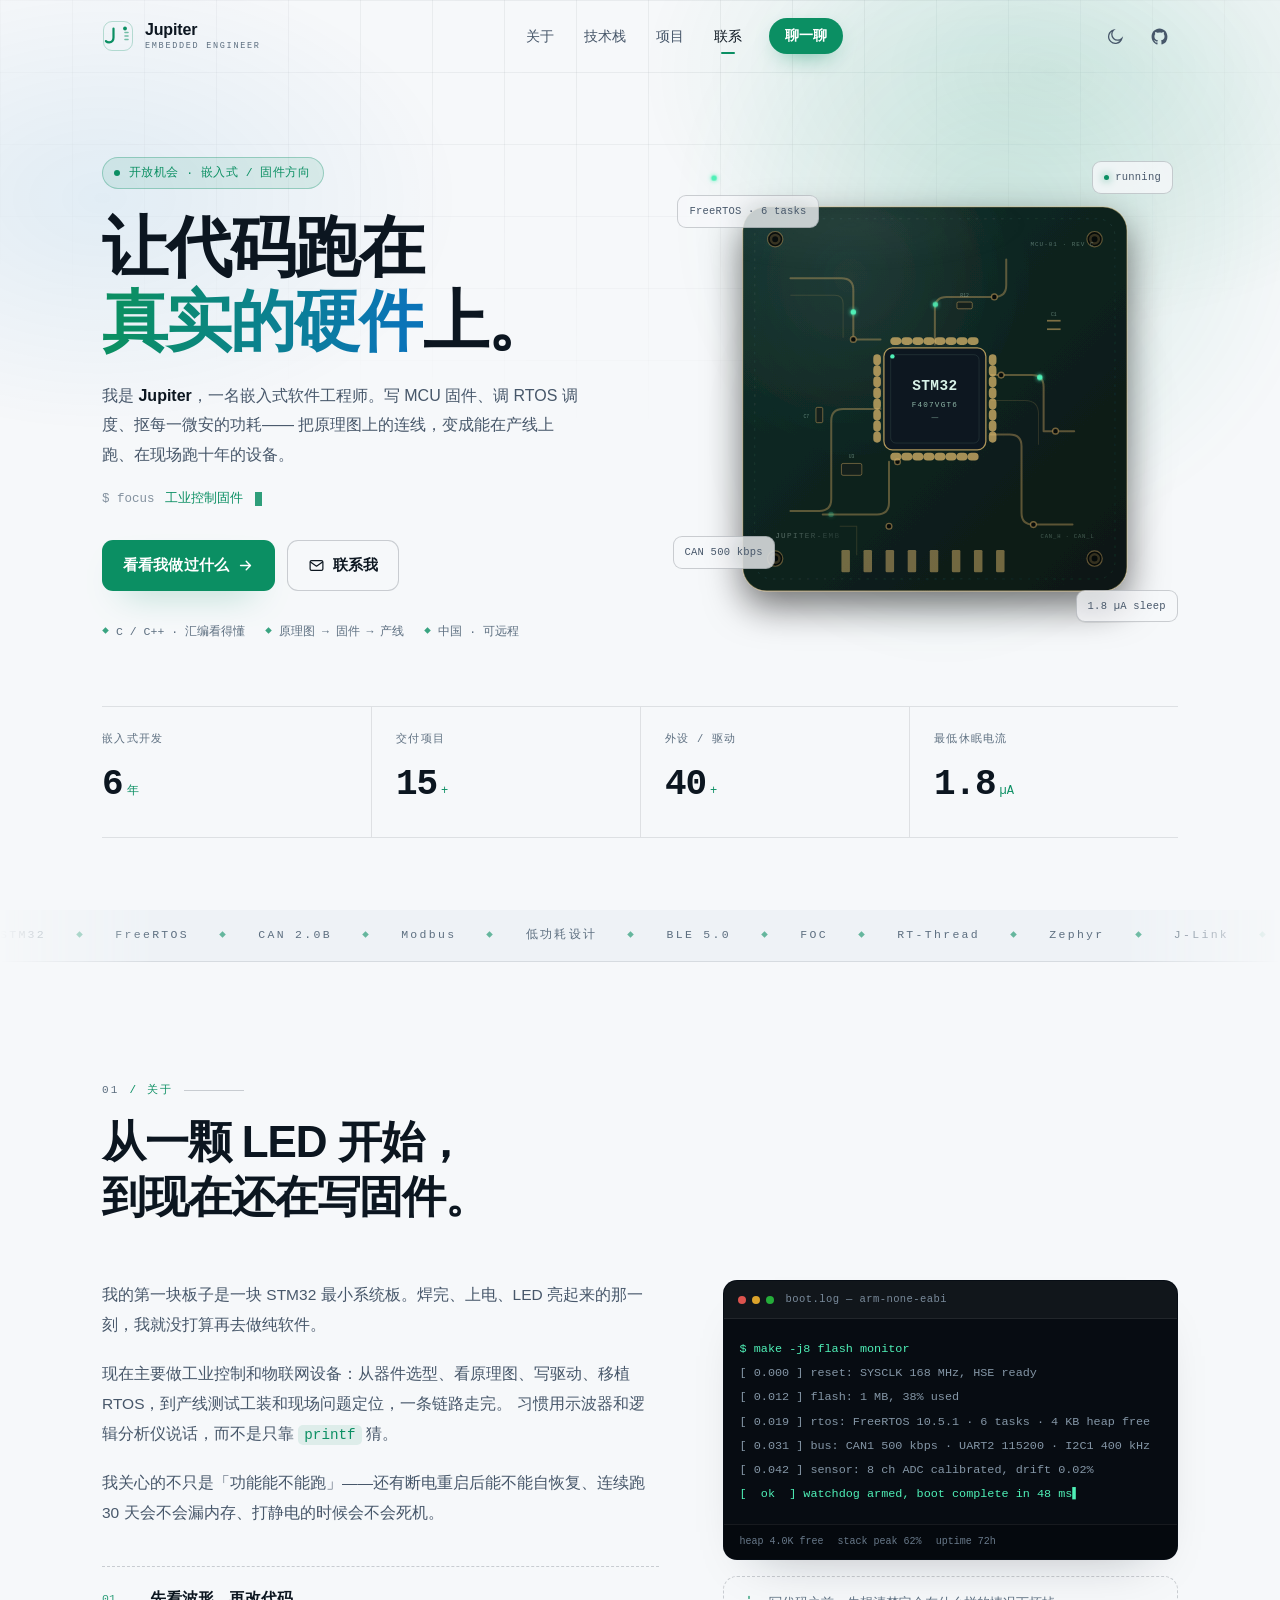
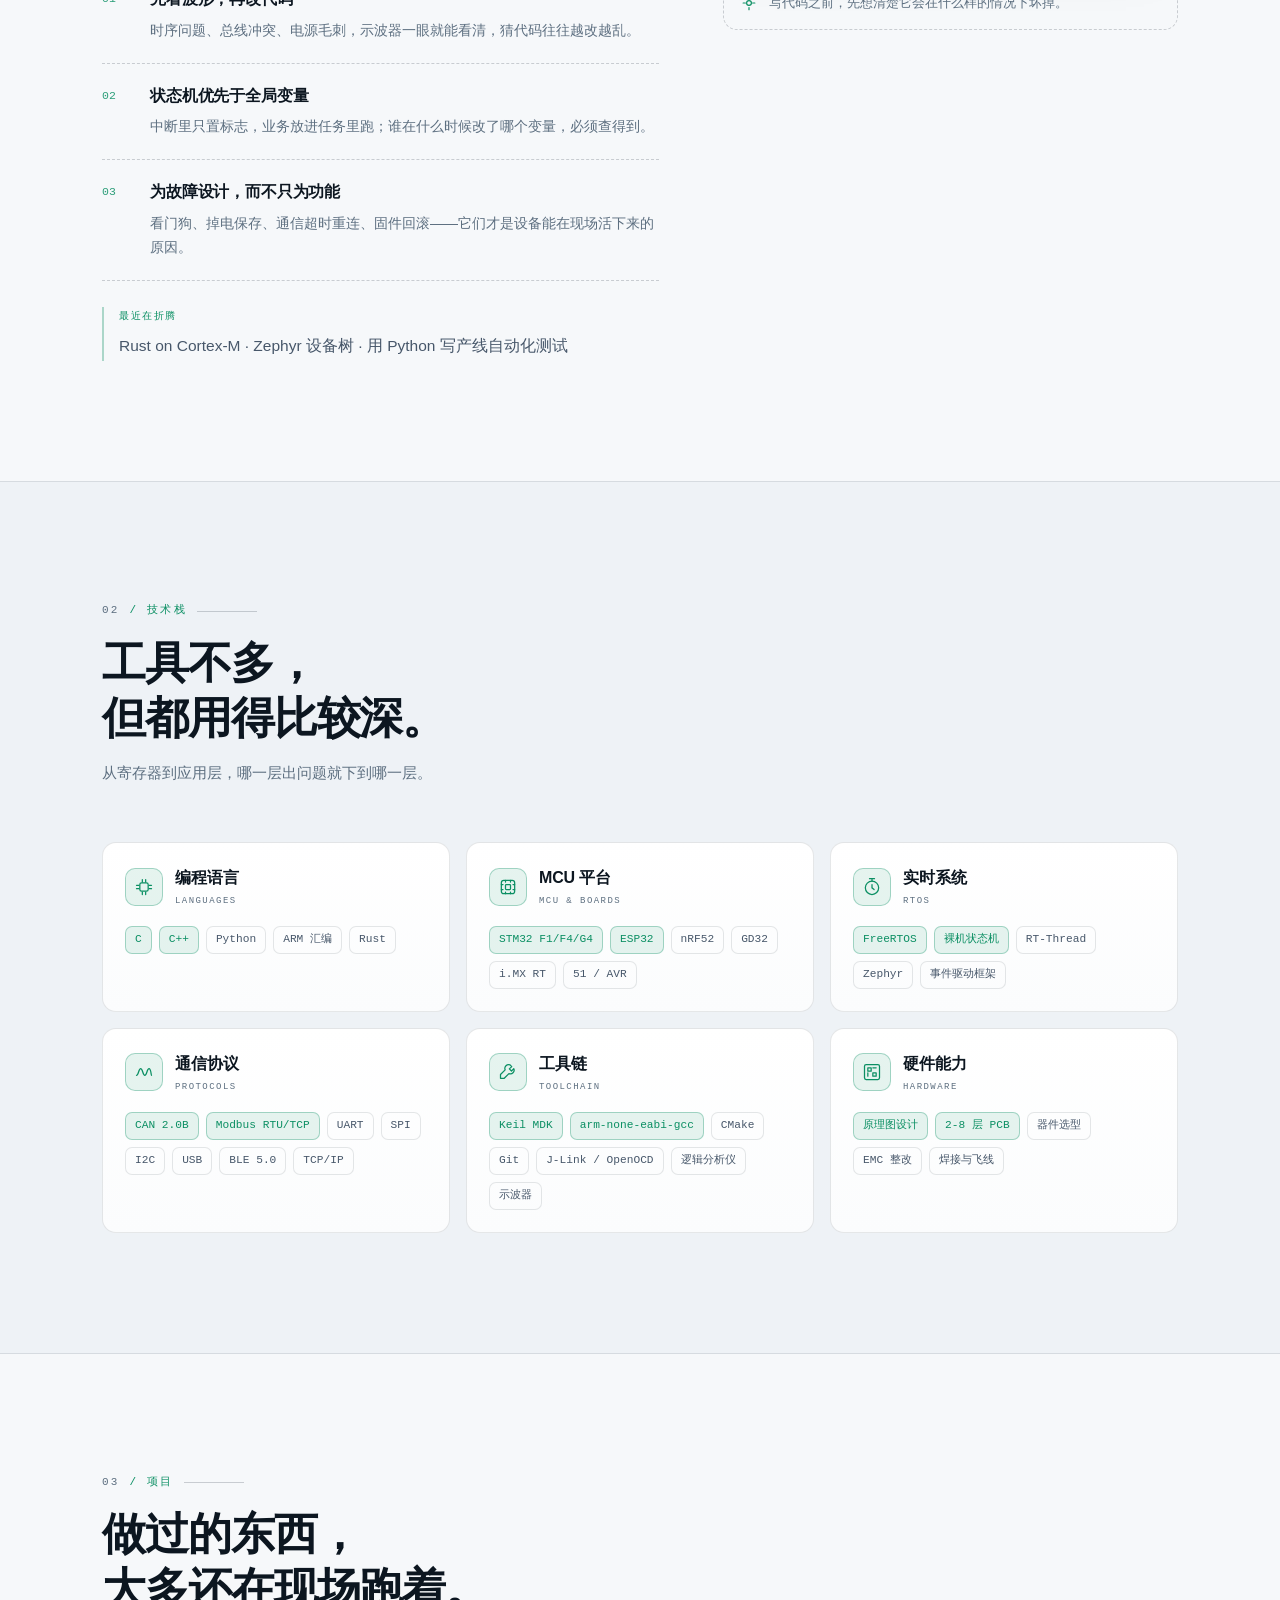
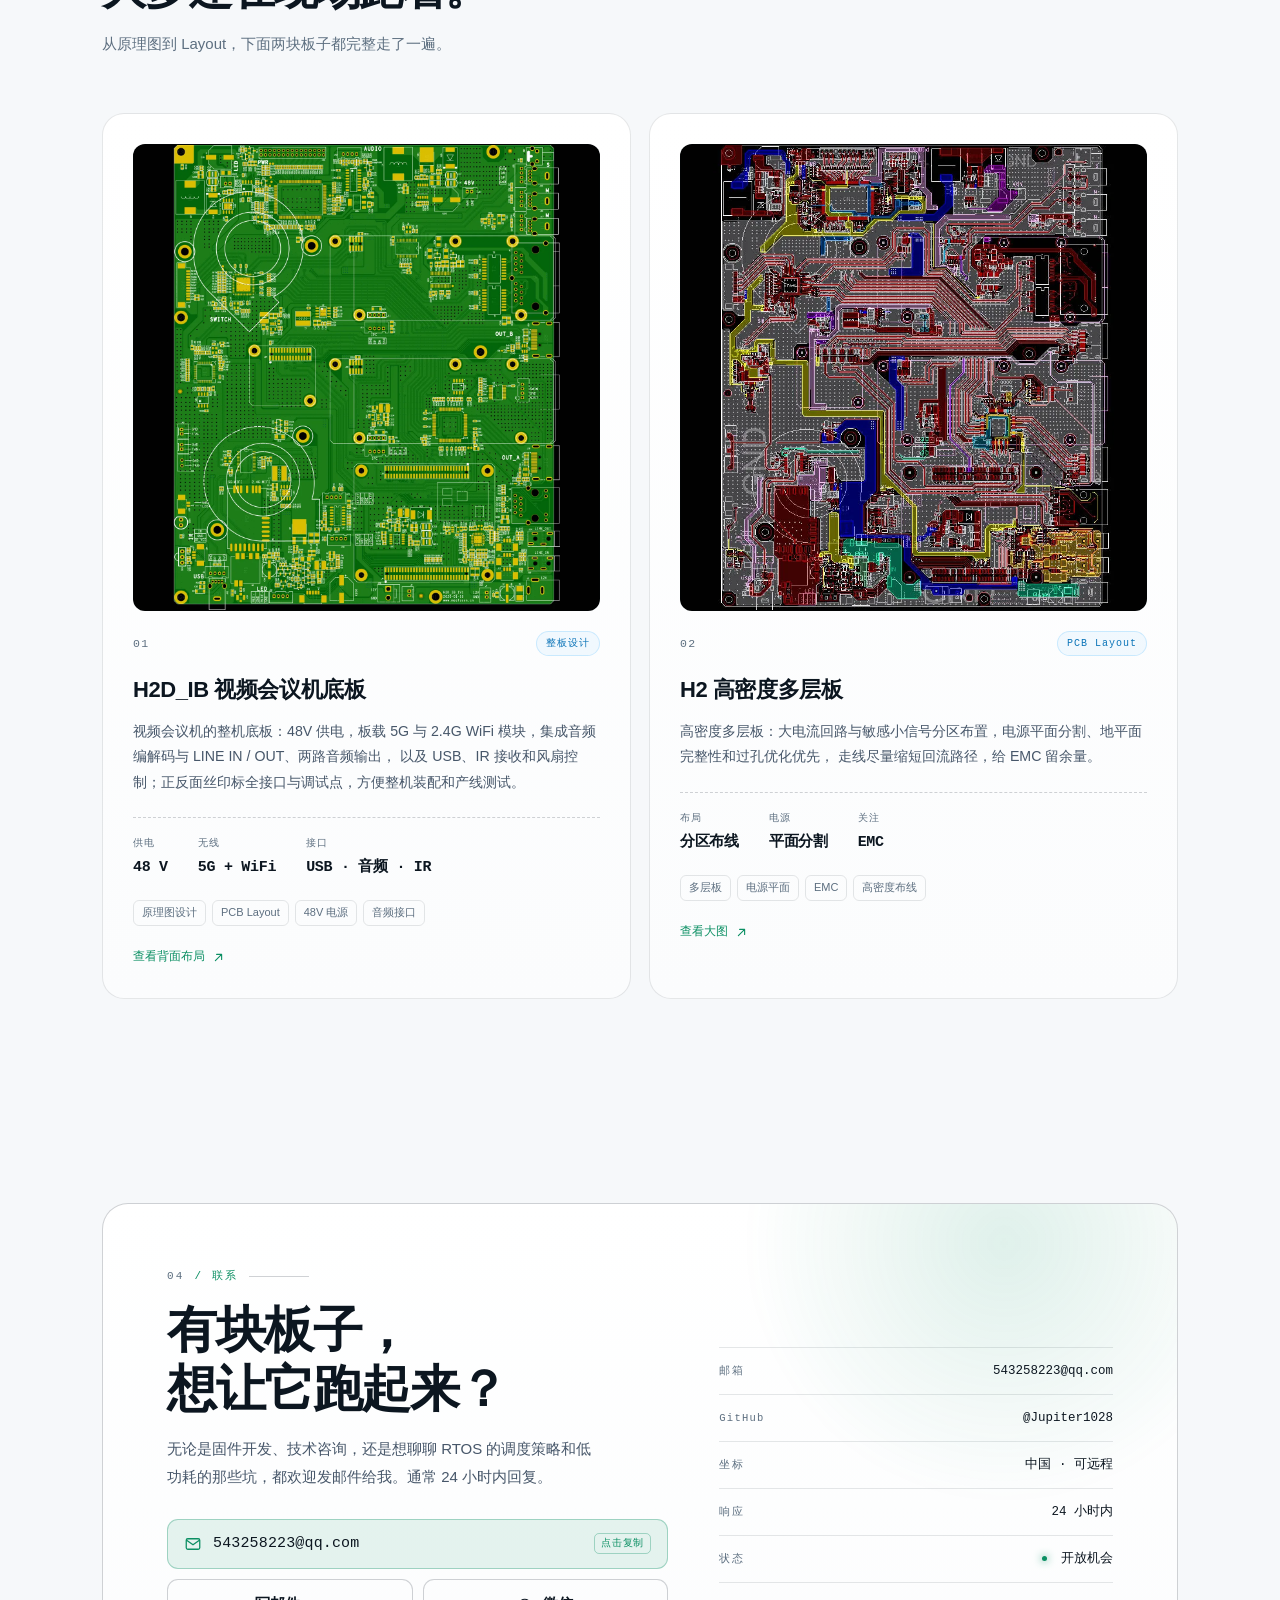
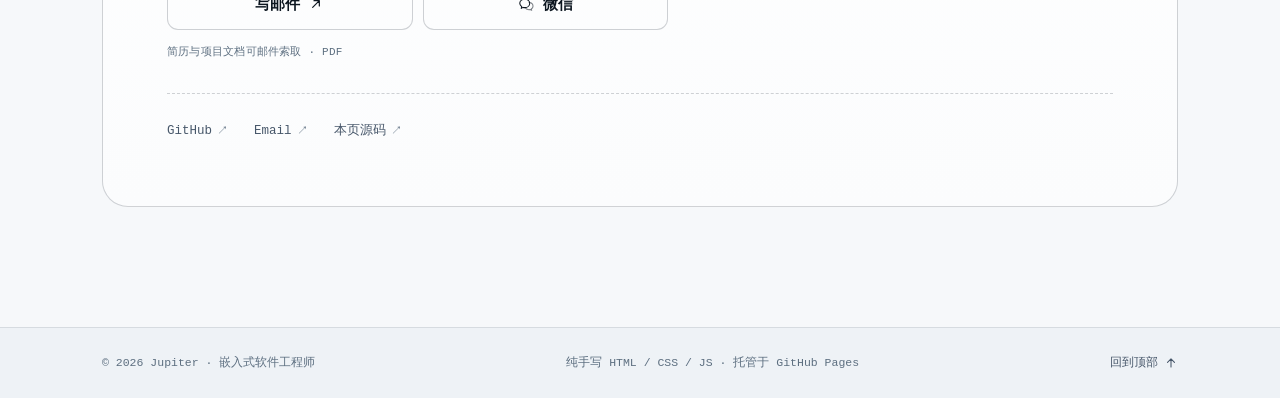
<file: index.html>
<!DOCTYPE html>
<html lang="zh-CN" data-theme="dark">
<head>
<meta charset="utf-8">
<meta name="viewport" content="width=device-width, initial-scale=1">
<title>Jupiter — 嵌入式软件工程师</title>
<meta name="description" content="Jupiter 的个人主页。嵌入式软件工程师，专注 MCU 固件、FreeRTOS、低功耗设计与 CAN / Modbus 通信，把原理图和 C 代码变成能上产线的设备。">
<meta name="author" content="Jupiter">
<meta name="theme-color" content="#06090e" media="(prefers-color-scheme: dark)">
<meta name="theme-color" content="#f6f8fa" media="(prefers-color-scheme: light)">
<link rel="canonical" href="https://jupiter1028.github.io/jupiter.github.io/">
<link rel="icon" href="assets/img/favicon.svg" type="image/svg+xml">
<link rel="apple-touch-icon" href="assets/img/favicon.svg">

<!-- Open Graph / Twitter -->
<meta property="og:type" content="website">
<meta property="og:locale" content="zh_CN">
<meta property="og:site_name" content="Jupiter · 嵌入式工程师">
<meta property="og:title" content="Jupiter — 嵌入式软件工程师">
<meta property="og:description" content="写 MCU 固件、调 RTOS 调度、抠每一微安的功耗。把原理图上的线与 C 代码，变成能在产线上跑、在现场跑十年的设备。">
<meta property="og:url" content="https://jupiter1028.github.io/jupiter.github.io/">
<meta property="og:image" content="https://jupiter1028.github.io/jupiter.github.io/assets/img/og-cover.png">
<meta property="og:image:width" content="1200">
<meta property="og:image:height" content="630">
<meta name="twitter:card" content="summary_large_image">
<meta name="twitter:title" content="Jupiter — 嵌入式软件工程师">
<meta name="twitter:description" content="MCU 固件 / FreeRTOS / 低功耗 / CAN · Modbus">
<meta name="twitter:image" content="https://jupiter1028.github.io/jupiter.github.io/assets/img/og-cover.png">

<link rel="stylesheet" href="assets/css/style.css">
<script>
  /* 在首次绘制前确定主题，避免闪烁 */
  (function () {
    document.documentElement.classList.add('js');
    try {
      var saved = localStorage.getItem('theme');
      var prefersLight = window.matchMedia('(prefers-color-scheme: light)').matches;
      document.documentElement.dataset.theme = saved || (prefersLight ? 'light' : 'dark');
    } catch (e) {}
  })();
</script>

<script type="application/ld+json">
{
  "@context": "https://schema.org",
  "@type": "Person",
  "name": "Jupiter",
  "url": "https://jupiter1028.github.io/jupiter.github.io/",
  "jobTitle": "嵌入式软件工程师",
  "description": "嵌入式软件工程师，专注 MCU 固件开发、FreeRTOS、低功耗设计与工业通信协议。",
  "knowsAbout": ["Embedded Systems", "Firmware", "STM32", "FreeRTOS", "CAN bus", "Modbus", "Low-power design"],
  "sameAs": ["https://github.com/Jupiter1028"]
}
</script>
</head>
<body>
<a class="skip-link" href="#main">跳到主要内容</a>

<!-- ======================= 顶部导航 ======================= -->
<header class="site-header" id="siteHeader">
  <div class="shell header__inner">
    <a class="brand" href="#home" aria-label="回到首页">
      <span class="brand__mark" aria-hidden="true">
        <svg viewBox="0 0 32 32" width="32" height="32" fill="none">
          <rect x="1.5" y="1.5" width="29" height="29" rx="8.5" stroke="currentColor" stroke-opacity=".26"/>
          <path d="M11.5 8.5v9.1c0 2.9-1.9 4.7-4.4 4.7-1.3 0-2.4-.4-3.2-1.2" stroke="currentColor" stroke-width="2.2" stroke-linecap="round"/>
          <path d="M23 12.5h3M23 16h3M23 19.5h3" stroke="currentColor" stroke-width="1.6" stroke-linecap="round" stroke-opacity=".55"/>
          <circle cx="23" cy="8.5" r="1.9" fill="currentColor"/>
        </svg>
      </span>
      <span class="brand__text">
        <strong>Jupiter</strong>
        <small>EMBEDDED ENGINEER</small>
      </span>
    </a>

    <nav class="nav" id="primaryNav" aria-label="主导航">
      <a href="#about" class="nav__link">关于</a>
      <a href="#skills" class="nav__link">技术栈</a>
      <a href="#work" class="nav__link">项目</a>
      <a href="#contact" class="nav__link">联系</a>
      <button class="nav__cta" type="button" data-open-contact aria-haspopup="dialog" aria-controls="contactModal">聊一聊</button>
    </nav>

    <div class="header__actions">
      <button class="icon-btn" id="themeToggle" type="button" aria-label="切换深色 / 浅色主题" aria-pressed="false">
        <svg class="icon icon--sun" viewBox="0 0 24 24" fill="none" stroke="currentColor" stroke-width="1.6" stroke-linecap="round" aria-hidden="true">
          <circle cx="12" cy="12" r="4"/>
          <path d="M12 2.5v2M12 19.5v2M2.5 12h2M19.5 12h2M5.3 5.3l1.4 1.4M17.3 17.3l1.4 1.4M18.7 5.3l-1.4 1.4M6.7 17.3l-1.4 1.4"/>
        </svg>
        <svg class="icon icon--moon" viewBox="0 0 24 24" fill="none" stroke="currentColor" stroke-width="1.6" stroke-linecap="round" aria-hidden="true">
          <path d="M20 14.5A8.5 8.5 0 1 1 9.5 4a6.8 6.8 0 0 0 10.5 10.5Z"/>
        </svg>
      </button>
      <a class="icon-btn" href="https://github.com/Jupiter1028" target="_blank" rel="noopener" aria-label="GitHub 主页">
        <svg viewBox="0 0 24 24" width="19" height="19" fill="currentColor" aria-hidden="true">
          <path d="M12 2C6.48 2 2 6.58 2 12.25c0 4.53 2.87 8.37 6.84 9.73.5.1.68-.22.68-.49 0-.24-.01-1.05-.01-1.9-2.78.62-3.37-1.21-3.37-1.21-.45-1.18-1.11-1.49-1.11-1.49-.91-.64.07-.62.07-.62 1 .07 1.53 1.05 1.53 1.05.9 1.56 2.34 1.11 2.91.85.09-.66.35-1.11.63-1.37-2.22-.26-4.56-1.14-4.56-5.06 0-1.12.39-2.03 1.03-2.75-.1-.26-.45-1.3.1-2.71 0 0 .84-.28 2.75 1.05a9.4 9.4 0 0 1 2.5-.34c.85 0 1.71.12 2.5.34 1.91-1.33 2.75-1.05 2.75-1.05.55 1.41.2 2.45.1 2.71.64.72 1.03 1.63 1.03 2.75 0 3.93-2.34 4.8-4.57 5.05.36.32.68.94.68 1.9 0 1.37-.01 2.47-.01 2.81 0 .27.18.6.69.49A10.03 10.03 0 0 0 22 12.25C22 6.58 17.52 2 12 2Z"/>
        </svg>
      </a>
      <button class="menu-btn" id="menuBtn" type="button" aria-label="打开菜单" aria-expanded="false" aria-controls="primaryNav">
        <span></span><span></span><span></span>
      </button>
    </div>
  </div>
</header>

<main id="main">

  <!-- ======================= Hero ======================= -->
  <section class="hero" id="home">
    <div class="hero__glow" aria-hidden="true"></div>
    <div class="shell hero__inner">
      <div class="hero__copy">
        <p class="status-pill">
          <span class="status-pill__dot" aria-hidden="true"></span>
          开放机会 · 嵌入式 / 固件方向
        </p>

        <h1 class="hero__title">
          让代码跑在<br>
          <span class="grad">真实的硬件</span>上。
        </h1>

        <p class="hero__lead">
          我是 <strong>Jupiter</strong>，一名嵌入式软件工程师。写 MCU 固件、调 RTOS 调度、抠每一微安的功耗——
          把原理图上的连线，变成能在产线上跑、在现场跑十年的设备。
        </p>

        <p class="hero__typed" aria-hidden="true">
          <span class="hero__typed-label">$ focus</span>
          <span class="typed" id="typed"></span><span class="caret"></span>
        </p>

        <div class="hero__actions">
          <a class="btn btn--primary" href="#work">
            看看我做过什么
            <svg viewBox="0 0 24 24" width="17" height="17" fill="none" stroke="currentColor" stroke-width="2" stroke-linecap="round" stroke-linejoin="round" aria-hidden="true"><path d="M5 12h13M13 6l6 6-6 6"/></svg>
          </a>
          <a class="btn btn--ghost" href="#contact">
            <svg viewBox="0 0 24 24" width="17" height="17" fill="none" stroke="currentColor" stroke-width="1.7" stroke-linecap="round" stroke-linejoin="round" aria-hidden="true"><rect x="3" y="5" width="18" height="14" rx="2"/><path d="m3.5 7 8.5 6 8.5-6"/></svg>
            联系我
          </a>
        </div>

        <ul class="hero__meta">
          <li><span aria-hidden="true">◆</span> C / C++ · 汇编看得懂</li>
          <li><span aria-hidden="true">◆</span> 原理图 → 固件 → 产线</li>
          <li><span aria-hidden="true">◆</span> 中国 · 可远程</li>
        </ul>
      </div>

      <!-- PCB 可视化 -->
      <div class="hero__visual">
        <div class="board-stage" aria-hidden="true">
          <div class="board-stage__halo"></div>
          <svg class="pcb" viewBox="0 0 520 520" role="img" aria-label="一块手绘风格的嵌入式电路板，信号在走线上流动">
            <defs>
              <linearGradient id="boardGrad" x1="0" y1="0" x2="1" y2="1">
                <stop offset="0" stop-color="#10302a"/>
                <stop offset=".55" stop-color="#0a211d"/>
                <stop offset="1" stop-color="#071713"/>
              </linearGradient>
              <linearGradient id="silkscreen" x1="0" y1="0" x2="1" y2="0">
                <stop offset="0" stop-color="#dff5ec" stop-opacity=".38"/>
                <stop offset="1" stop-color="#dff5ec" stop-opacity=".1"/>
              </linearGradient>
              <filter id="pulseGlow" x="-80%" y="-80%" width="260%" height="260%">
                <feGaussianBlur stdDeviation="2.6" result="b"/>
                <feMerge><feMergeNode in="b"/><feMergeNode in="SourceGraphic"/></feMerge>
              </filter>
              <filter id="boardShadow" x="-20%" y="-20%" width="140%" height="140%">
                <feDropShadow dx="0" dy="18" stdDeviation="22" flood-color="#000" flood-opacity=".55"/>
              </filter>
              <radialGradient id="boardSheen" cx="28%" cy="18%" r="80%">
                <stop offset="0" stop-color="#ffffff" stop-opacity=".08"/>
                <stop offset=".6" stop-color="#ffffff" stop-opacity="0"/>
              </radialGradient>
            </defs>

            <g filter="url(#boardShadow)">
              <rect x="34" y="34" width="452" height="452" rx="28" fill="url(#boardGrad)" stroke="#c9a35f" stroke-opacity=".38" stroke-width="1.2"/>
              <rect x="34" y="34" width="452" height="452" rx="28" fill="url(#boardSheen)"/>
              <rect x="48" y="48" width="424" height="424" rx="20" fill="none" stroke="#bfe8d8" stroke-opacity=".1" stroke-dasharray="3 7"/>
            </g>

            <!-- 安装孔 -->
            <g fill="#050b0a" stroke="#c9a35f" stroke-opacity=".45" stroke-width="1.4">
              <circle cx="72" cy="72" r="9"/><circle cx="448" cy="72" r="9"/>
              <circle cx="72" cy="448" r="9"/><circle cx="448" cy="448" r="9"/>
            </g>
            <g fill="none" stroke="#c9a35f" stroke-opacity=".25" stroke-width="3">
              <circle cx="72" cy="72" r="5"/><circle cx="448" cy="72" r="5"/>
              <circle cx="72" cy="448" r="5"/><circle cx="448" cy="448" r="5"/>
            </g>

            <!-- 走线 -->
            <g fill="none" stroke="#c9a35f" stroke-opacity=".42" stroke-width="2.4" stroke-linecap="round" stroke-linejoin="round">
              <path id="trace-1" d="M90 118H150q14 0 14 14v58h32"/>
              <path id="trace-2" d="M196 272h-44q-14 0-14 14v92q0 14-14 14H90"/>
              <path id="trace-3" d="M326 232h48q14 0 14 14v52h36"/>
              <path id="trace-4" d="M326 302h22q14 0 14 14v78q0 14 14 14h46"/>
              <path id="trace-5" d="M260 196v-42q0-14 14-14h56q14 0 14-14V96"/>
              <path id="trace-6" d="M128 396h64q14 0 14-14v-48"/>
            </g>
            <g fill="none" stroke="#c9a35f" stroke-opacity=".18" stroke-width="1.2">
              <path d="M90 138H142q10 0 10 10v40"/>
              <path d="M326 262h40q16 0 16 16v36"/>
              <path d="M260 214v46"/>
              <path d="M148 410h20v34"/>
            </g>

            <!-- 过孔 -->
            <g fill="#050b0a" stroke="#c9a35f" stroke-opacity=".55" stroke-width="1.6">
              <circle cx="164" cy="190" r="3.4"/><circle cx="338" cy="232" r="3.4"/>
              <circle cx="402" cy="298" r="3.4"/><circle cx="376" cy="408" r="3.4"/>
              <circle cx="330" cy="140" r="3.4"/><circle cx="216" cy="334" r="3.4"/>
              <circle cx="206" cy="410" r="3.4"/>
            </g>

            <!-- 芯片引脚 -->
            <g stroke="#d8b46a" stroke-opacity=".75" stroke-width="9" stroke-dasharray="4 9" stroke-linecap="round">
              <line x1="212" y1="192" x2="308" y2="192"/>
              <line x1="212" y1="328" x2="308" y2="328"/>
              <line x1="192" y1="212" x2="192" y2="308"/>
              <line x1="328" y1="212" x2="328" y2="308"/>
            </g>

            <!-- 主控芯片 -->
            <rect x="200" y="200" width="120" height="120" rx="10" fill="#0d1720" stroke="#d8b46a" stroke-opacity=".8" stroke-width="1.5"/>
            <rect x="208" y="208" width="104" height="104" rx="6" fill="none" stroke="#8fb7a8" stroke-opacity=".16"/>
            <circle cx="210" cy="210" r="2.6" fill="#4ff0b7"/>
            <text x="260" y="250" text-anchor="middle" font-family="'JetBrains Mono',Consolas,monospace" font-size="17" font-weight="600" fill="#d9f2e8" letter-spacing=".5">STM32</text>
            <text x="260" y="270" text-anchor="middle" font-family="'JetBrains Mono',Consolas,monospace" font-size="9" fill="#8fb7a8" letter-spacing="1.4">F407VGT6</text>
            <path d="M256 282h8" stroke="#8fb7a8" stroke-opacity=".5" stroke-width="1"/>

            <!-- 小元件 -->
            <g>
              <rect x="286" y="146" width="18" height="8" rx="1.6" fill="#14201c" stroke="#c9a35f" stroke-opacity=".6"/>
              <text x="295" y="140" text-anchor="middle" font-family="'JetBrains Mono',Consolas,monospace" font-size="5.6" fill="#bfe8d8" fill-opacity=".45">R12</text>

              <rect x="120" y="270" width="8" height="18" rx="1.6" fill="#14201c" stroke="#c9a35f" stroke-opacity=".6"/>
              <text x="112" y="282" text-anchor="end" font-family="'JetBrains Mono',Consolas,monospace" font-size="5.6" fill="#bfe8d8" fill-opacity=".45">C7</text>

              <g stroke="#c9a35f" stroke-opacity=".6" stroke-width="2">
                <path d="M392 168h16"/><path d="M392 178h16"/>
              </g>
              <text x="400" y="162" text-anchor="middle" font-family="'JetBrains Mono',Consolas,monospace" font-size="5.6" fill="#bfe8d8" fill-opacity=".45">C1</text>

              <rect x="150" y="336" width="24" height="14" rx="2" fill="#14201c" stroke="#c9a35f" stroke-opacity=".55"/>
              <text x="162" y="330" text-anchor="middle" font-family="'JetBrains Mono',Consolas,monospace" font-size="5.6" fill="#bfe8d8" fill-opacity=".45">U3</text>
            </g>

            <!-- 金手指 -->
            <g fill="#d8b46a" fill-opacity=".5">
              <rect x="150" y="438" width="10" height="26" rx="1.5"/>
              <rect x="176" y="438" width="10" height="26" rx="1.5"/>
              <rect x="202" y="438" width="10" height="26" rx="1.5"/>
              <rect x="228" y="438" width="10" height="26" rx="1.5"/>
              <rect x="254" y="438" width="10" height="26" rx="1.5"/>
              <rect x="280" y="438" width="10" height="26" rx="1.5"/>
              <rect x="306" y="438" width="10" height="26" rx="1.5"/>
              <rect x="332" y="438" width="10" height="26" rx="1.5"/>
            </g>

            <!-- 丝印 -->
            <text x="72" y="424" font-family="'JetBrains Mono',Consolas,monospace" font-size="9" fill="url(#silkscreen)" letter-spacing="1.6">JUPITER-EMB</text>
            <text x="448" y="80" text-anchor="end" font-family="'JetBrains Mono',Consolas,monospace" font-size="7" fill="#bfe8d8" fill-opacity=".4" letter-spacing="1.2">MCU-01 · REV C</text>
            <text x="448" y="424" text-anchor="end" font-family="'JetBrains Mono',Consolas,monospace" font-size="6.5" fill="#bfe8d8" fill-opacity=".32" letter-spacing="1">CAN_H · CAN_L</text>

            <!-- 信号脉冲 -->
            <g filter="url(#pulseGlow)" fill="#4ff0b7">
              <circle r="3.2">
                <animateMotion dur="3.4s" repeatCount="indefinite" keyPoints="0;1" keyTimes="0;1" calcMode="linear"><mpath href="#trace-1"/></animateMotion>
                <animate attributeName="opacity" values="0;1;1;0" dur="3.4s" repeatCount="indefinite"/>
              </circle>
              <circle r="3.2">
                <animateMotion dur="4.2s" begin=".6s" repeatCount="indefinite"><mpath href="#trace-3"/></animateMotion>
                <animate attributeName="opacity" values="0;1;1;0" dur="4.2s" begin=".6s" repeatCount="indefinite"/>
              </circle>
              <circle r="3.2">
                <animateMotion dur="3.8s" begin="1.1s" repeatCount="indefinite"><mpath href="#trace-5"/></animateMotion>
                <animate attributeName="opacity" values="0;1;1;0" dur="3.8s" begin="1.1s" repeatCount="indefinite"/>
              </circle>
              <circle r="3.2">
                <animateMotion dur="4.6s" begin="1.8s" repeatCount="indefinite"><mpath href="#trace-6"/></animateMotion>
                <animate attributeName="opacity" values="0;1;1;0" dur="4.6s" begin="1.8s" repeatCount="indefinite"/>
              </circle>
              <circle r="3.2">
                <animateMotion dur="5.2s" begin="2.4s" repeatCount="indefinite"><mpath href="#trace-2"/></animateMotion>
                <animate attributeName="opacity" values="0;1;1;0" dur="5.2s" begin="2.4s" repeatCount="indefinite"/>
              </circle>
            </g>

            <!-- 扫描光 -->
            <rect class="pcb__scan" x="34" y="34" width="452" height="120" rx="28" fill="url(#boardSheen)" opacity=".5"/>
          </svg>

          <span class="float-chip float-chip--tl">FreeRTOS · 6 tasks</span>
          <span class="float-chip float-chip--tr"><i class="live-dot"></i> running</span>
          <span class="float-chip float-chip--bl">CAN 500 kbps</span>
          <span class="float-chip float-chip--br">1.8 µA sleep</span>
        </div>
      </div>
    </div>

    <!-- 数据条 -->
    <div class="shell">
      <dl class="stats" id="stats">
        <div class="stats__item">
          <dt>嵌入式开发</dt>
          <dd><span data-count="6">6</span><small>年</small></dd>
        </div>
        <div class="stats__item">
          <dt>交付项目</dt>
          <dd><span data-count="15">15</span><small>+</small></dd>
        </div>
        <div class="stats__item">
          <dt>外设 / 驱动</dt>
          <dd><span data-count="40">40</span><small>+</small></dd>
        </div>
        <div class="stats__item">
          <dt>最低休眠电流</dt>
          <dd><span data-count="1.8" data-decimals="1">1.8</span><small>µA</small></dd>
        </div>
      </dl>
    </div>
  </section>

  <!-- ======================= 关键词滚动条 ======================= -->
  <div class="marquee" aria-hidden="true">
    <div class="marquee__track">
      <span>STM32</span><i>◆</i><span>FreeRTOS</span><i>◆</i><span>CAN 2.0B</span><i>◆</i><span>Modbus</span><i>◆</i><span>低功耗设计</span><i>◆</i><span>BLE 5.0</span><i>◆</i><span>FOC</span><i>◆</i><span>RT-Thread</span><i>◆</i><span>Zephyr</span><i>◆</i><span>J-Link</span><i>◆</i>
      <span>STM32</span><i>◆</i><span>FreeRTOS</span><i>◆</i><span>CAN 2.0B</span><i>◆</i><span>Modbus</span><i>◆</i><span>低功耗设计</span><i>◆</i><span>BLE 5.0</span><i>◆</i><span>FOC</span><i>◆</i><span>RT-Thread</span><i>◆</i><span>Zephyr</span><i>◆</i><span>J-Link</span><i>◆</i>
    </div>
  </div>

  <!-- ======================= 关于 ======================= -->
  <section class="section" id="about">
    <div class="shell">
      <header class="section__head reveal">
        <p class="eyebrow"><span>01</span> / 关于</p>
        <h2 class="section__title">从一颗 LED 开始，<br>到现在还在写固件。</h2>
      </header>

      <div class="about">
        <div class="about__copy">
          <p class="reveal">
            我的第一块板子是一块 STM32 最小系统板。焊完、上电、LED 亮起来的那一刻，我就没打算再去做纯软件。
          </p>
          <p class="reveal">
            现在主要做工业控制和物联网设备：从器件选型、看原理图、写驱动、移植 RTOS，到产线测试工装和现场问题定位，一条链路走完。
            习惯用示波器和逻辑分析仪说话，而不是只靠 <code>printf</code> 猜。
          </p>
          <p class="reveal">
            我关心的不只是「功能能不能跑」——还有断电重启后能不能自恢复、连续跑 30 天会不会漏内存、打静电的时候会不会死机。
          </p>

          <ul class="principles">
            <li class="reveal">
              <span class="principles__num">01</span>
              <div>
                <h3>先看波形，再改代码</h3>
                <p>时序问题、总线冲突、电源毛刺，示波器一眼就能看清，猜代码往往越改越乱。</p>
              </div>
            </li>
            <li class="reveal">
              <span class="principles__num">02</span>
              <div>
                <h3>状态机优先于全局变量</h3>
                <p>中断里只置标志，业务放进任务里跑；谁在什么时候改了哪个变量，必须查得到。</p>
              </div>
            </li>
            <li class="reveal">
              <span class="principles__num">03</span>
              <div>
                <h3>为故障设计，而不只为功能</h3>
                <p>看门狗、掉电保存、通信超时重连、固件回滚——它们才是设备能在现场活下来的原因。</p>
              </div>
            </li>
          </ul>

          <p class="now reveal">
            <span class="now__label">最近在折腾</span>
            Rust on Cortex-M · Zephyr 设备树 · 用 Python 写产线自动化测试
          </p>
        </div>

        <!-- 启动日志终端 -->
        <div class="about__aside reveal">
          <div class="terminal">
            <div class="terminal__bar">
              <span class="terminal__dots" aria-hidden="true"><i></i><i></i><i></i></span>
              <span class="terminal__title">boot.log — arm-none-eabi</span>
            </div>
            <pre class="terminal__body" id="bootlog" aria-label="设备启动日志"><code><span class="t-cmd">$ make -j8 flash monitor</span>
<span class="t-dim">[ 0.000 ] reset: SYSCLK 168 MHz, HSE ready</span>
<span class="t-dim">[ 0.012 ] flash: 1 MB, 38% used</span>
<span class="t-dim">[ 0.019 ] rtos: FreeRTOS 10.5.1 · 6 tasks · 4 KB heap free</span>
<span class="t-dim">[ 0.031 ] bus: CAN1 500 kbps · UART2 115200 · I2C1 400 kHz</span>
<span class="t-dim">[ 0.042 ] sensor: 8 ch ADC calibrated, drift 0.02%</span>
<span class="t-ok">[  ok  ] watchdog armed, boot complete in 48 ms</span><span class="t-cursor">▌</span></code></pre>
            <div class="terminal__foot">
              <span>heap 4.0K free</span><span>stack peak 62%</span><span>uptime 72h</span>
            </div>
          </div>

          <div class="aside-note">
            <svg viewBox="0 0 24 24" width="18" height="18" fill="none" stroke="currentColor" stroke-width="1.6" stroke-linecap="round" aria-hidden="true"><path d="M12 3v3M12 18v3M4.2 12h3M16.8 12h3"/><circle cx="12" cy="12" r="3.2"/></svg>
            <p>写代码之前，先想清楚它会在什么样的情况下坏掉。</p>
          </div>
        </div>
      </div>
    </div>
  </section>

  <!-- ======================= 技术栈 ======================= -->
  <section class="section section--alt" id="skills">
    <div class="shell">
      <header class="section__head reveal">
        <p class="eyebrow"><span>02</span> / 技术栈</p>
        <h2 class="section__title">工具不多，<br>但都用得比较深。</h2>
        <p class="section__desc">从寄存器到应用层，哪一层出问题就下到哪一层。</p>
      </header>

      <div class="skills">
        <article class="skill reveal">
          <div class="skill__head">
            <span class="skill__icon">
              <svg viewBox="0 0 24 24" fill="none" stroke="currentColor" stroke-width="1.5" stroke-linecap="round" aria-hidden="true"><rect x="7" y="7" width="10" height="10" rx="2"/><path d="M10 3v3M14 3v3M10 18v3M14 18v3M3 10h3M3 14h3M18 10h3M18 14h3"/></svg>
            </span>
            <div><h3>编程语言</h3><p>LANGUAGES</p></div>
          </div>
          <ul class="chips">
            <li class="chip chip--core">C</li><li class="chip chip--core">C++</li>
            <li class="chip">Python</li><li class="chip">ARM 汇编</li><li class="chip">Rust</li>
          </ul>
        </article>

        <article class="skill reveal">
          <div class="skill__head">
            <span class="skill__icon">
              <svg viewBox="0 0 24 24" fill="none" stroke="currentColor" stroke-width="1.5" stroke-linecap="round" stroke-linejoin="round" aria-hidden="true"><rect x="4" y="4" width="16" height="16" rx="3"/><rect x="9" y="9" width="6" height="6" rx="1"/><path d="M4 9h2M18 9h2M4 15h2M18 15h2M9 4v2M15 4v2M9 18v2M15 18v2"/></svg>
            </span>
            <div><h3>MCU 平台</h3><p>MCU &amp; BOARDS</p></div>
          </div>
          <ul class="chips">
            <li class="chip chip--core">STM32 F1/F4/G4</li><li class="chip chip--core">ESP32</li>
            <li class="chip">nRF52</li><li class="chip">GD32</li><li class="chip">i.MX RT</li><li class="chip">51 / AVR</li>
          </ul>
        </article>

        <article class="skill reveal">
          <div class="skill__head">
            <span class="skill__icon">
              <svg viewBox="0 0 24 24" fill="none" stroke="currentColor" stroke-width="1.5" stroke-linecap="round" aria-hidden="true"><circle cx="12" cy="13" r="8"/><path d="M12 9v4l2.5 2M9 2h6M12 2v3"/></svg>
            </span>
            <div><h3>实时系统</h3><p>RTOS</p></div>
          </div>
          <ul class="chips">
            <li class="chip chip--core">FreeRTOS</li><li class="chip chip--core">裸机状态机</li>
            <li class="chip">RT-Thread</li><li class="chip">Zephyr</li><li class="chip">事件驱动框架</li>
          </ul>
        </article>

        <article class="skill reveal">
          <div class="skill__head">
            <span class="skill__icon">
              <svg viewBox="0 0 24 24" fill="none" stroke="currentColor" stroke-width="1.5" stroke-linecap="round" stroke-linejoin="round" aria-hidden="true"><path d="M3 16c2.5 0 2.5-8 5-8s2.5 8 5 8 2.5-8 5-8 2.5 8 3 8"/></svg>
            </span>
            <div><h3>通信协议</h3><p>PROTOCOLS</p></div>
          </div>
          <ul class="chips">
            <li class="chip chip--core">CAN 2.0B</li><li class="chip chip--core">Modbus RTU/TCP</li>
            <li class="chip">UART</li><li class="chip">SPI</li><li class="chip">I2C</li><li class="chip">USB</li><li class="chip">BLE 5.0</li><li class="chip">TCP/IP</li>
          </ul>
        </article>

        <article class="skill reveal">
          <div class="skill__head">
            <span class="skill__icon">
              <svg viewBox="0 0 24 24" fill="none" stroke="currentColor" stroke-width="1.5" stroke-linecap="round" stroke-linejoin="round" aria-hidden="true"><path d="M14.5 3.5a4.5 4.5 0 0 0-5.9 5.9L3 15v4.5h4.5l5.6-5.6a4.5 4.5 0 0 0 5.9-5.9l-2.8 2.8-2.6-2.6 2.9-2.7Z"/></svg>
            </span>
            <div><h3>工具链</h3><p>TOOLCHAIN</p></div>
          </div>
          <ul class="chips">
            <li class="chip chip--core">Keil MDK</li><li class="chip chip--core">arm-none-eabi-gcc</li>
            <li class="chip">CMake</li><li class="chip">Git</li><li class="chip">J-Link / OpenOCD</li><li class="chip">逻辑分析仪</li><li class="chip">示波器</li>
          </ul>
        </article>

        <article class="skill reveal">
          <div class="skill__head">
            <span class="skill__icon">
              <svg viewBox="0 0 24 24" fill="none" stroke="currentColor" stroke-width="1.5" stroke-linecap="round" stroke-linejoin="round" aria-hidden="true"><rect x="3" y="3" width="18" height="18" rx="2"/><path d="M7 7h4v4H7zM13 13h4v4h-4z"/><path d="M13 7h4M7 13v4"/></svg>
            </span>
            <div><h3>硬件能力</h3><p>HARDWARE</p></div>
          </div>
          <ul class="chips">
            <li class="chip chip--core">原理图设计</li>
            <li class="chip chip--core">2-8 层 PCB</li><li class="chip">器件选型</li><li class="chip">EMC 整改</li><li class="chip">焊接与飞线</li>
          </ul>
        </article>
      </div>
    </div>
  </section>

  <!-- ======================= 项目 ======================= -->
  <section class="section" id="work">
    <div class="shell">
      <header class="section__head reveal">
        <p class="eyebrow"><span>03</span> / 项目</p>
        <h2 class="section__title">做过的东西，<br>大多还在现场跑着。</h2>
        <p class="section__desc">从原理图到 Layout，下面两块板子都完整走了一遍。</p>
      </header>

      <div class="projects">
        <article class="project project--media reveal">
          <a class="project__media" href="assets/img/projects/h2d-ib-top.webp" target="_blank" rel="noopener" aria-label="查看 H2D_IB 视频会议机底板正面大图">
            <img src="assets/img/projects/h2d-ib-top.webp" alt="H2D_IB 视频会议机底板正面：48V 输入、音频接口、5G 与 2.4G WiFi 模块" width="1200" height="1442" loading="lazy" decoding="async">
          </a>
          <div class="project__top">
            <span class="project__index">01</span>
            <span class="tag tag--hw">整板设计</span>
          </div>
          <h3 class="project__title">H2D_IB 视频会议机底板</h3>
          <p class="project__desc">
            视频会议机的整机底板：48V 供电，板载 5G 与 2.4G WiFi 模块，集成音频编解码与 LINE IN / OUT、两路音频输出，
            以及 USB、IR 接收和风扇控制；正反面丝印标全接口与调试点，方便整机装配和产线测试。
          </p>
          <dl class="metrics">
            <div><dt>供电</dt><dd>48 V</dd></div>
            <div><dt>无线</dt><dd>5G + WiFi</dd></div>
            <div><dt>接口</dt><dd>USB · 音频 · IR</dd></div>
          </dl>
          <ul class="tags">
            <li>原理图设计</li><li>PCB Layout</li><li>48V 电源</li><li>音频接口</li>
          </ul>
          <a class="project__link" href="assets/img/projects/h2d-ib-bottom.webp" target="_blank" rel="noopener">
            查看背面布局
            <svg viewBox="0 0 24 24" width="15" height="15" fill="none" stroke="currentColor" stroke-width="1.8" stroke-linecap="round" stroke-linejoin="round" aria-hidden="true"><path d="M7 17 17 7M9 7h8v8"/></svg>
          </a>
        </article>

        <article class="project project--media reveal">
          <a class="project__media" href="assets/img/projects/h2-pcb.webp" target="_blank" rel="noopener" aria-label="查看 H2 多层板布线大图">
            <img src="assets/img/projects/h2-pcb.webp" alt="H2 高密度多层板布线：电源平面、地平面与信号走线" width="685" height="795" loading="lazy" decoding="async">
          </a>
          <div class="project__top">
            <span class="project__index">02</span>
            <span class="tag tag--hw">PCB Layout</span>
          </div>
          <h3 class="project__title">H2 高密度多层板</h3>
          <p class="project__desc">
            高密度多层板：大电流回路与敏感小信号分区布置，电源平面分割、地平面完整性和过孔优化优先，
            走线尽量缩短回流路径，给 EMC 留余量。
          </p>
          <dl class="metrics">
            <div><dt>布局</dt><dd>分区布线</dd></div>
            <div><dt>电源</dt><dd>平面分割</dd></div>
            <div><dt>关注</dt><dd>EMC</dd></div>
          </dl>
          <ul class="tags">
            <li>多层板</li><li>电源平面</li><li>EMC</li><li>高密度布线</li>
          </ul>
          <a class="project__link" href="assets/img/projects/h2-pcb.webp" target="_blank" rel="noopener">
            查看大图
            <svg viewBox="0 0 24 24" width="15" height="15" fill="none" stroke="currentColor" stroke-width="1.8" stroke-linecap="round" stroke-linejoin="round" aria-hidden="true"><path d="M7 17 17 7M9 7h8v8"/></svg>
          </a>
        </article>
      </div>
    </div>
  </section>

  <!-- ======================= 联系 ======================= -->
  <section class="section" id="contact">
    <div class="shell">
      <div class="contact reveal">
        <div class="contact__glow" aria-hidden="true"></div>
        <div class="contact__grid">
          <div class="contact__main">
            <p class="eyebrow"><span>04</span> / 联系</p>
            <h2 class="contact__title">有块板子，<br>想让它跑起来？</h2>
            <p class="contact__lead">
              无论是固件开发、技术咨询，还是想聊聊 RTOS 的调度策略和低功耗的那些坑，都欢迎发邮件给我。通常 24 小时内回复。
            </p>

            <div class="contact__actions">
              <button class="mail" id="copyMail" type="button" data-copy="543258223@qq.com" data-copy-label="邮箱">
                <span class="mail__icon" aria-hidden="true">
                  <svg viewBox="0 0 24 24" width="18" height="18" fill="none" stroke="currentColor" stroke-width="1.7" stroke-linecap="round" stroke-linejoin="round"><rect x="3" y="5" width="18" height="14" rx="2"/><path d="m3.5 7 8.5 6 8.5-6"/></svg>
                </span>
                <span class="mail__text">543258223@qq.com</span>
                <span class="mail__hint">点击复制</span>
              </button>
              <a class="btn btn--ghost" href="mailto:543258223@qq.com">
                写邮件
                <svg viewBox="0 0 24 24" width="16" height="16" fill="none" stroke="currentColor" stroke-width="1.8" stroke-linecap="round" stroke-linejoin="round" aria-hidden="true"><path d="M7 17 17 7M9 7h8v8"/></svg>
              </a>
              <button class="btn btn--ghost" type="button" data-open-contact aria-haspopup="dialog" aria-controls="contactModal">
                <svg viewBox="0 0 24 24" width="17" height="17" fill="none" stroke="currentColor" stroke-width="1.5" stroke-linecap="round" stroke-linejoin="round" aria-hidden="true"><path d="M9.5 4.5c-3.9 0-7 2.6-7 5.9 0 1.9 1.1 3.6 2.8 4.7l-.7 2.4 2.6-1.4c.7.2 1.5.3 2.3.3 3.9 0 7-2.6 7-5.9s-3.1-6-7-6Z"/><path d="M15.6 9.2c3.1.2 5.6 2.4 5.6 5.1 0 1.6-.9 3-2.4 4l.5 1.9-2.1-1.1c-.6.1-1.2.2-1.9.2-2.4 0-4.5-1.2-5.3-3" opacity=".55"/></svg>
                微信
              </button>
            </div>
            <p class="contact__note">简历与项目文档可邮件索取 · PDF</p>
          </div>

          <dl class="contact__facts">
            <div><dt>邮箱</dt><dd>543258223@qq.com</dd></div>
            <div><dt>GitHub</dt><dd>@Jupiter1028</dd></div>
            <div><dt>坐标</dt><dd>中国 · 可远程</dd></div>
            <div><dt>响应</dt><dd>24 小时内</dd></div>
            <div><dt>状态</dt><dd><i class="live-dot"></i> 开放机会</dd></div>
          </dl>
        </div>

        <ul class="contact__links">
          <li><a href="https://github.com/Jupiter1028" target="_blank" rel="noopener">GitHub <span>↗</span></a></li>
          <li><a href="mailto:543258223@qq.com">Email <span>↗</span></a></li>
          <li><a href="https://github.com/Jupiter1028/jupiter.github.io" target="_blank" rel="noopener">本页源码 <span>↗</span></a></li>
        </ul>
      </div>
    </div>
  </section>
</main>

<footer class="site-footer">
  <div class="shell footer__inner">
    <p class="footer__copy">© <span id="year">2026</span> Jupiter · 嵌入式软件工程师</p>
    <p class="footer__note">纯手写 HTML / CSS / JS · 托管于 GitHub Pages</p>
    <a class="footer__top" href="#home">
      回到顶部
      <svg viewBox="0 0 24 24" width="14" height="14" fill="none" stroke="currentColor" stroke-width="1.8" stroke-linecap="round" stroke-linejoin="round" aria-hidden="true"><path d="M12 19V5M6 11l6-6 6 6"/></svg>
    </a>
  </div>
</footer>

<!-- ======================= 联系面板（三选一） ======================= -->
<div class="contact-modal" id="contactModal" hidden>
  <div class="contact-modal__backdrop" data-close-contact></div>
  <div class="contact-modal__dialog" role="dialog" aria-modal="true" tabindex="-1" aria-labelledby="contactModalTitle" aria-describedby="contactModalDesc">
    <button class="contact-modal__close" type="button" data-close-contact aria-label="关闭联系面板">
      <svg viewBox="0 0 24 24" width="18" height="18" fill="none" stroke="currentColor" stroke-width="1.8" stroke-linecap="round" aria-hidden="true"><path d="M6 6l12 12M18 6 6 18"/></svg>
    </button>

    <p class="eyebrow"><span>联系</span> / 三选一</p>
    <h2 class="contact-modal__title" id="contactModalTitle">聊聊嵌入式？</h2>
    <p class="contact-modal__desc" id="contactModalDesc">扫码、唤起微信，或者直接发邮件——哪个顺手用哪个。</p>

    <div class="contact-modal__grid">
      <section class="contact-option contact-option--qr">
        <header class="contact-option__head">
          <span class="contact-option__icon" aria-hidden="true">
            <svg viewBox="0 0 24 24" fill="none" stroke="currentColor" stroke-width="1.5" stroke-linecap="round" stroke-linejoin="round"><rect x="3.5" y="3.5" width="6" height="6" rx="1"/><rect x="14.5" y="3.5" width="6" height="6" rx="1"/><rect x="3.5" y="14.5" width="6" height="6" rx="1"/><path d="M14.5 14.5h2.5v2.5h-2.5zM20 14.5h.5M14.5 20h.5M20 20h.5M18 17.5h3M14.5 22v-3"/></svg>
          </span>
          <h3>扫码加微信</h3>
        </header>
        <div class="qr">
          <img src="assets/img/wechat-qr.png" alt="Jupiter 的微信二维码" width="200" height="200" loading="lazy">
        </div>
        <p class="contact-option__note">微信扫一扫，或长按识别</p>
      </section>

      <section class="contact-option">
        <header class="contact-option__head">
          <span class="contact-option__icon" aria-hidden="true">
            <svg viewBox="0 0 24 24" fill="none" stroke="currentColor" stroke-width="1.5" stroke-linecap="round" stroke-linejoin="round"><path d="M9.5 4.5c-3.9 0-7 2.6-7 5.9 0 1.9 1.1 3.6 2.8 4.7l-.7 2.4 2.6-1.4c.7.2 1.5.3 2.3.3 3.9 0 7-2.6 7-5.9s-3.1-6-7-6Z"/><path d="M15.6 9.2c3.1.2 5.6 2.4 5.6 5.1 0 1.6-.9 3-2.4 4l.5 1.9-2.1-1.1c-.6.1-1.2.2-1.9.2-2.4 0-4.5-1.2-5.3-3" opacity=".55"/></svg>
          </span>
          <h3>微信直接联系</h3>
        </header>
        <p class="contact-option__text">手机上点开，直接跳到微信添加页。</p>
        <a class="btn btn--primary btn--sm" id="wechatApp" href="https://u.wechat.com/EO16lpH7NpmPOw4R2ZEisTQ?s=4" target="_blank" rel="noopener">在微信里加我</a>
        <p class="contact-option__note">电脑端请用左边的二维码</p>
      </section>

      <section class="contact-option">
        <header class="contact-option__head">
          <span class="contact-option__icon" aria-hidden="true">
            <svg viewBox="0 0 24 24" fill="none" stroke="currentColor" stroke-width="1.5" stroke-linecap="round" stroke-linejoin="round"><rect x="3" y="5" width="18" height="14" rx="2"/><path d="m3.5 7 8.5 6 8.5-6"/></svg>
          </span>
          <h3>发邮件</h3>
        </header>
        <p class="contact-option__text">适合发简历、需求文档或长问题。</p>
        <a class="btn btn--ghost btn--sm" href="mailto:543258223@qq.com">写邮件</a>
        <button class="link-btn" type="button" data-copy="543258223@qq.com" data-copy-label="邮箱">复制邮箱</button>
        <p class="contact-option__note">通常 24 小时内回复</p>
      </section>
    </div>
  </div>
</div>

<div class="toast" id="toast" role="status" aria-live="polite"></div>

<script src="assets/js/main.js" defer></script>
</body>
</html>
</file>
<file: assets/css/style.css>
/* =========================================================
   Jupiter · Embedded Engineer — personal homepage
   纯手写 CSS：双主题、响应式、无依赖
   ========================================================= */

/* ---------- 1. 设计令牌 ---------- */
:root {
  --font-sans: "Inter", -apple-system, BlinkMacSystemFont, "Segoe UI", "PingFang SC",
    "Hiragino Sans GB", "Microsoft YaHei", "Noto Sans SC", sans-serif;
  --font-mono: "JetBrains Mono", "Cascadia Code", "SFMono-Regular", Consolas,
    "Liberation Mono", "Microsoft YaHei", monospace;

  --shell: 1140px;
  --header-h: 72px;
  --radius-sm: 8px;
  --radius: 14px;
  --radius-lg: 22px;
  --ease: cubic-bezier(0.22, 0.61, 0.36, 1);

  --bg: #06090e;
  --bg-elev: #0a0f16;
  --alt-bg: rgba(255, 255, 255, 0.022);
  --panel: linear-gradient(180deg, rgba(255, 255, 255, 0.045), rgba(255, 255, 255, 0.014));
  --panel-solid: #0b1119;
  --text: #e8eef5;
  --text-2: #a4b1c1;
  --text-3: #7b8898;
  --line: rgba(255, 255, 255, 0.09);
  --line-strong: rgba(255, 255, 255, 0.17);
  --accent: #4ff0b7;
  --accent-soft: rgba(79, 240, 183, 0.12);
  --accent-line: rgba(79, 240, 183, 0.34);
  --accent-ink: #04241a;
  --accent-2: #78c9ff;
  --warm: #ffb86b;
  --glow-a: rgba(79, 240, 183, 0.16);
  --glow-b: rgba(120, 201, 255, 0.1);
  --shadow: 0 30px 70px -40px rgba(0, 0, 0, 0.95);
  --header-bg: rgba(6, 9, 14, 0.72);
  --selection: rgba(79, 240, 183, 0.28);
  color-scheme: dark;
}

[data-theme="light"] {
  --bg: #f6f8fa;
  --bg-elev: #ffffff;
  --alt-bg: #eef2f6;
  --panel: linear-gradient(180deg, #ffffff, #fbfcfd);
  --panel-solid: #ffffff;
  --text: #0c1620;
  --text-2: #47576a;
  --text-3: #5d6f80;
  --line: rgba(9, 20, 32, 0.1);
  --line-strong: rgba(9, 20, 32, 0.19);
  --accent: #0b8f63;
  --accent-soft: rgba(11, 143, 99, 0.1);
  --accent-line: rgba(11, 143, 99, 0.32);
  --accent-ink: #ffffff;
  --accent-2: #0b74b8;
  --warm: #a85a12;
  --glow-a: rgba(11, 143, 99, 0.13);
  --glow-b: rgba(11, 116, 184, 0.09);
  --shadow: 0 24px 50px -34px rgba(12, 22, 32, 0.35);
  --header-bg: rgba(246, 248, 250, 0.78);
  --selection: rgba(11, 143, 99, 0.2);
  color-scheme: light;
}

/* ---------- 2. 基础 ---------- */
*,
*::before,
*::after { box-sizing: border-box; }

html {
  scroll-behavior: smooth;
  -webkit-text-size-adjust: 100%;
}

body {
  margin: 0;
  font-family: var(--font-sans);
  font-size: 16px;
  line-height: 1.6;
  color: var(--text);
  background: var(--bg);
  overflow-x: hidden;
  -webkit-font-smoothing: antialiased;
  text-rendering: optimizeLegibility;
}

/* 背景网格 + 光晕 */
body::before {
  content: "";
  position: fixed;
  inset: 0;
  z-index: -2;
  background-image:
    linear-gradient(to right, var(--line) 1px, transparent 1px),
    linear-gradient(to bottom, var(--line) 1px, transparent 1px);
  background-size: 72px 72px;
  opacity: 0.32;
  -webkit-mask-image: radial-gradient(ellipse 90% 65% at 50% 0%, #000 15%, transparent 75%);
  mask-image: radial-gradient(ellipse 90% 65% at 50% 0%, #000 15%, transparent 75%);
  pointer-events: none;
}

body::after {
  content: "";
  position: fixed;
  inset: 0;
  z-index: -1;
  background:
    radial-gradient(600px 380px at 82% 8%, var(--glow-a), transparent 70%),
    radial-gradient(520px 340px at 8% 22%, var(--glow-b), transparent 72%);
  opacity: 0.75;
  pointer-events: none;
}

[data-theme="light"] body::before { opacity: 0.55; }
[data-theme="light"] body::after { opacity: 0.95; }

img, svg { display: block; max-width: 100%; }
a { color: inherit; text-decoration: none; }
button { font: inherit; color: inherit; }
ul, ol, dl, dd { margin: 0; padding: 0; list-style: none; }
h1, h2, h3, p { margin: 0; }
code { font-family: var(--font-mono); font-size: 0.92em; }

::selection { background: var(--selection); color: var(--text); }

:focus-visible {
  outline: 2px solid var(--accent);
  outline-offset: 3px;
  border-radius: 4px;
}

.shell {
  width: 100%;
  max-width: var(--shell);
  margin-inline: auto;
  padding-inline: clamp(20px, 4vw, 32px);
}

.skip-link {
  position: absolute;
  left: 50%;
  top: 8px;
  transform: translate(-50%, -160%);
  z-index: 999;
  padding: 10px 18px;
  border-radius: 999px;
  background: var(--accent);
  color: var(--accent-ink);
  font-size: 14px;
  font-weight: 600;
  transition: transform 0.2s var(--ease);
}
.skip-link:focus { transform: translate(-50%, 0); }

/* ---------- 3. 顶部导航 ---------- */
.site-header {
  position: fixed;
  inset: 0 0 auto;
  z-index: 100;
  border-bottom: 1px solid transparent;
  transition: background 0.3s var(--ease), border-color 0.3s var(--ease),
    backdrop-filter 0.3s var(--ease);
}
.site-header.is-scrolled {
  background: var(--header-bg);
  -webkit-backdrop-filter: blur(16px) saturate(1.4);
  backdrop-filter: blur(16px) saturate(1.4);
  border-bottom-color: var(--line);
}

.header__inner {
  height: var(--header-h);
  display: flex;
  align-items: center;
  justify-content: space-between;
  gap: 24px;
}

.brand {
  display: inline-flex;
  align-items: center;
  gap: 11px;
  color: var(--text);
  flex-shrink: 0;
}
.brand__mark { color: var(--accent); display: grid; place-items: center; }
.brand__text { display: flex; flex-direction: column; line-height: 1.1; }
.brand__text strong { font-size: 16px; letter-spacing: -0.01em; }
.brand__text small {
  font-family: var(--font-mono);
  font-size: 8.5px;
  letter-spacing: 0.2em;
  color: var(--text-3);
  margin-top: 3px;
}

.nav {
  display: flex;
  align-items: center;
  gap: 4px;
}
.nav__link {
  position: relative;
  padding: 8px 13px;
  font-size: 14px;
  color: var(--text-2);
  border-radius: 8px;
  transition: color 0.2s var(--ease), background 0.2s var(--ease);
}
.nav__link:hover { color: var(--text); background: var(--accent-soft); }
.nav__link.is-active { color: var(--text); }
.nav__link.is-active::after {
  content: "";
  position: absolute;
  left: 50%;
  bottom: 1px;
  width: 14px;
  height: 2px;
  border-radius: 2px;
  background: var(--accent);
  transform: translateX(-50%);
}
.nav__cta {
  margin-left: 10px;
  padding: 8px 16px;
  border: 0;
  font-family: inherit;
  font-size: 13.5px;
  font-weight: 600;
  line-height: 1.5;
  border-radius: 999px;
  color: var(--accent-ink);
  background: var(--accent);
  box-shadow: 0 8px 24px -12px var(--accent);
  cursor: pointer;
  transition: transform 0.2s var(--ease), filter 0.2s var(--ease);
}
.nav__cta:hover { transform: translateY(-1px); filter: brightness(1.06); }

.header__actions { display: flex; align-items: center; gap: 6px; }

.icon-btn {
  width: 38px;
  height: 38px;
  display: grid;
  place-items: center;
  border: 1px solid transparent;
  border-radius: 10px;
  background: transparent;
  color: var(--text-2);
  cursor: pointer;
  transition: color 0.2s var(--ease), background 0.2s var(--ease),
    border-color 0.2s var(--ease);
}
.icon-btn:hover {
  color: var(--text);
  background: var(--accent-soft);
  border-color: var(--accent-line);
}
.icon-btn .icon { width: 19px; height: 19px; }
.icon--moon { display: none; }
[data-theme="light"] .icon--sun { display: none; }
[data-theme="light"] .icon--moon { display: block; }

.menu-btn {
  display: none;
  position: relative;
  width: 38px;
  height: 38px;
  padding: 0;
  border: 1px solid transparent;
  border-radius: 10px;
  background: transparent;
  cursor: pointer;
  transition: background 0.2s var(--ease), border-color 0.2s var(--ease);
}
.menu-btn:hover { background: var(--accent-soft); border-color: var(--accent-line); }
.menu-btn span {
  position: absolute;
  left: 50%;
  top: 50%;
  display: block;
  width: 17px;
  height: 1.6px;
  margin: 0 0 0 -8.5px;
  border-radius: 2px;
  background: var(--text);
  transition: transform 0.25s var(--ease), opacity 0.2s var(--ease);
}
.menu-btn span:nth-child(1) { transform: translateY(-5.5px); }
.menu-btn span:nth-child(2) { transform: translateY(0); }
.menu-btn span:nth-child(3) { transform: translateY(5.5px); }
.menu-btn[aria-expanded="true"] span:nth-child(1) { transform: rotate(45deg); }
.menu-btn[aria-expanded="true"] span:nth-child(2) { opacity: 0; }
.menu-btn[aria-expanded="true"] span:nth-child(3) { transform: rotate(-45deg); }

/* ---------- 4. Hero ---------- */
.hero {
  position: relative;
  padding-top: calc(var(--header-h) + clamp(48px, 7vw, 84px));
  padding-bottom: clamp(48px, 6vw, 72px);
  isolation: isolate;
  overflow: hidden;
}
.hero__glow {
  position: absolute;
  z-index: -1;
  top: -140px;
  right: -80px;
  width: min(720px, 90vw);
  aspect-ratio: 1;
  background: radial-gradient(circle, var(--glow-a), transparent 62%);
  filter: blur(20px);
  pointer-events: none;
}

.hero__inner {
  display: grid;
  grid-template-columns: minmax(0, 1.04fr) minmax(0, 0.96fr);
  gap: clamp(32px, 5vw, 68px);
  align-items: center;
}

.hero__copy { max-width: 620px; }

.status-pill {
  display: inline-flex;
  align-items: center;
  gap: 9px;
  padding: 6px 13px 6px 11px;
  border: 1px solid var(--accent-line);
  border-radius: 999px;
  background: var(--accent-soft);
  font-family: var(--font-mono);
  font-size: 11.5px;
  letter-spacing: 0.04em;
  color: var(--accent);
}
.status-pill__dot {
  width: 6px;
  height: 6px;
  border-radius: 50%;
  background: var(--accent);
  box-shadow: 0 0 0 0 var(--accent);
  animation: pulseDot 2.4s var(--ease) infinite;
}
@keyframes pulseDot {
  0% { box-shadow: 0 0 0 0 rgba(79, 240, 183, 0.55); }
  70% { box-shadow: 0 0 0 7px rgba(79, 240, 183, 0); }
  100% { box-shadow: 0 0 0 0 rgba(79, 240, 183, 0); }
}

.hero__title {
  margin-top: 22px;
  font-size: clamp(38px, 5.6vw, 66px);
  line-height: 1.12;
  letter-spacing: -0.028em;
  font-weight: 800;
  text-wrap: balance;
}
.grad {
  background: linear-gradient(100deg, var(--accent) 8%, var(--accent-2) 92%);
  -webkit-background-clip: text;
  background-clip: text;
  color: transparent;
}

.hero__lead {
  margin-top: 22px;
  max-width: 54ch;
  font-size: clamp(15px, 1.25vw, 16.5px);
  line-height: 1.85;
  color: var(--text-2);
}
.hero__lead strong { color: var(--text); font-weight: 600; }

.hero__typed {
  display: flex;
  align-items: center;
  gap: 10px;
  margin-top: 18px;
  min-height: 22px;
  font-family: var(--font-mono);
  font-size: 12.5px;
  color: var(--text-3);
  overflow: hidden;
  white-space: nowrap;
}
.hero__typed-label { color: var(--text-3); opacity: 0.75; }
.typed { color: var(--accent); }
.caret {
  display: inline-block;
  width: 7px;
  height: 14px;
  margin-left: 2px;
  background: var(--accent);
  opacity: 0.85;
  animation: blink 1.05s steps(1) infinite;
}
@keyframes blink { 0%, 49% { opacity: 0.85; } 50%, 100% { opacity: 0; } }

.hero__actions {
  display: flex;
  flex-wrap: wrap;
  gap: 12px;
  margin-top: 30px;
}

.btn {
  display: inline-flex;
  align-items: center;
  gap: 8px;
  padding: 13px 20px;
  border-radius: 11px;
  font-size: 14.5px;
  font-weight: 600;
  letter-spacing: 0.01em;
  border: 1px solid transparent;
  cursor: pointer;
  transition: transform 0.2s var(--ease), background 0.2s var(--ease),
    border-color 0.2s var(--ease), filter 0.2s var(--ease);
}
.btn:hover { transform: translateY(-2px); }
.btn--primary {
  color: var(--accent-ink);
  background: var(--accent);
  box-shadow: 0 16px 36px -22px var(--accent);
}
.btn--primary:hover { filter: brightness(1.07); }
.btn--ghost {
  color: var(--text);
  border-color: var(--line-strong);
  background: rgba(255, 255, 255, 0.02);
}
.btn--ghost:hover { border-color: var(--accent-line); background: var(--accent-soft); }

.hero__meta {
  display: flex;
  flex-wrap: wrap;
  gap: 8px 20px;
  margin-top: 32px;
  font-family: var(--font-mono);
  font-size: 11.5px;
  color: var(--text-3);
}
.hero__meta li { display: inline-flex; align-items: center; gap: 7px; }
.hero__meta span { color: var(--accent); font-size: 7px; opacity: 0.8; }

/* PCB 可视化 */
.hero__visual { position: relative; }
.board-stage {
  position: relative;
  width: 100%;
  max-width: 540px;
  margin-inline: auto;
  padding: clamp(10px, 2vw, 22px);
  animation: boardIn 1s var(--ease) both;
}
@keyframes boardIn {
  from { opacity: 0; transform: translateY(16px) scale(0.985); }
  to { opacity: 1; transform: none; }
}
.board-stage__halo {
  position: absolute;
  inset: 6% 2% 2% 6%;
  background: radial-gradient(circle at 50% 55%, var(--glow-a), transparent 65%);
  filter: blur(28px);
  border-radius: 50%;
  pointer-events: none;
}
.pcb {
  position: relative;
  width: 100%;
  height: auto;
  overflow: visible;
}
.pcb__scan {
  pointer-events: none;
  animation: scan 7s var(--ease) infinite;
}
@keyframes scan {
  0%, 100% { transform: translateY(0); opacity: 0; }
  12% { opacity: 0.35; }
  55% { opacity: 0.12; }
  70% { transform: translateY(330px); opacity: 0; }
}

.float-chip {
  position: absolute;
  display: inline-flex;
  align-items: center;
  gap: 6px;
  padding: 7px 11px;
  border: 1px solid var(--line-strong);
  border-radius: 9px;
  background: var(--header-bg);
  -webkit-backdrop-filter: blur(12px);
  backdrop-filter: blur(12px);
  font-family: var(--font-mono);
  font-size: 10.5px;
  letter-spacing: 0.02em;
  color: var(--text-2);
  box-shadow: 0 14px 30px -22px rgba(0, 0, 0, 0.9);
  white-space: nowrap;
  animation: floaty 7s ease-in-out infinite;
}
.float-chip--tl { top: 8%; left: -3%; }
.float-chip--tr { top: 1%; right: 1%; animation-delay: -2.2s; }
.float-chip--bl { bottom: 15%; left: -4%; animation-delay: -4.1s; }
.float-chip--br { bottom: 4%; right: 0; animation-delay: -1.1s; }
@keyframes floaty {
  0%, 100% { transform: translateY(0); }
  50% { transform: translateY(-9px); }
}
.live-dot {
  width: 5px;
  height: 5px;
  border-radius: 50%;
  background: var(--accent);
  box-shadow: 0 0 8px var(--accent);
  animation: blink 2s steps(1) infinite;
}

/* 数据条 */
.stats {
  display: grid;
  grid-template-columns: repeat(4, minmax(0, 1fr));
  margin-top: clamp(44px, 6vw, 64px);
  border-top: 1px solid var(--line);
  border-bottom: 1px solid var(--line);
}
.stats__item {
  padding: 24px clamp(12px, 2vw, 24px);
  border-left: 1px solid var(--line);
}
.stats__item:first-child { border-left: 0; padding-left: 0; }
.stats__item dt {
  font-family: var(--font-mono);
  font-size: 10.5px;
  letter-spacing: 0.12em;
  color: var(--text-3);
}
.stats__item dd {
  display: flex;
  align-items: baseline;
  gap: 4px;
  margin-top: 8px;
  font-family: var(--font-mono);
  font-size: clamp(26px, 3vw, 36px);
  font-weight: 600;
  letter-spacing: -0.03em;
  color: var(--text);
}
.stats__item dd small {
  font-size: 12px;
  font-weight: 500;
  color: var(--accent);
  letter-spacing: 0;
}

/* ---------- 5. 关键词滚动条 ---------- */
.marquee {
  position: relative;
  overflow: hidden;
  padding: 16px 0;
  border-bottom: 1px solid var(--line);
  background: var(--alt-bg);
  -webkit-mask-image: linear-gradient(90deg, transparent, #000 12%, #000 88%, transparent);
  mask-image: linear-gradient(90deg, transparent, #000 12%, #000 88%, transparent);
}
.marquee__track {
  display: flex;
  align-items: center;
  gap: 30px;
  width: max-content;
  font-family: var(--font-mono);
  font-size: 11.5px;
  letter-spacing: 0.2em;
  color: var(--text-3);
  animation: marquee 46s linear infinite;
}
.marquee:hover .marquee__track { animation-play-state: paused; }
.marquee__track i { color: var(--accent); font-size: 7px; opacity: 0.6; font-style: normal; }
@keyframes marquee {
  from { transform: translateX(0); }
  to { transform: translateX(-50%); }
}

/* ---------- 6. 通用区块 ---------- */
.section {
  position: relative;
  padding-block: clamp(72px, 10vw, 120px);
  scroll-margin-top: var(--header-h);
}
.section--alt {
  background: var(--alt-bg);
  border-block: 1px solid var(--line);
}

.section__head { max-width: 660px; margin-bottom: clamp(36px, 5vw, 56px); }
.eyebrow {
  display: flex;
  align-items: center;
  gap: 10px;
  font-family: var(--font-mono);
  font-size: 11px;
  letter-spacing: 0.2em;
  text-transform: uppercase;
  color: var(--accent);
}
.eyebrow span { color: var(--text-3); }
.eyebrow::after {
  content: "";
  flex: 1;
  max-width: 60px;
  height: 1px;
  background: var(--line-strong);
}
.section__title {
  margin-top: 16px;
  font-size: clamp(28px, 4.1vw, 44px);
  line-height: 1.24;
  letter-spacing: -0.025em;
  font-weight: 700;
  text-wrap: balance;
}
.section__desc {
  margin-top: 14px;
  font-size: 15px;
  line-height: 1.8;
  color: var(--text-3);
}

/* 滚动显现 */
.js .reveal {
  opacity: 0;
  transform: translateY(18px);
  transition: opacity 0.75s var(--ease), transform 0.75s var(--ease);
  transition-delay: var(--d, 0ms);
}
.js .reveal.is-in { opacity: 1; transform: none; }

/* ---------- 7. 关于 ---------- */
.about {
  display: grid;
  grid-template-columns: minmax(0, 1.1fr) minmax(0, 0.9fr);
  gap: clamp(32px, 5vw, 64px);
  align-items: start;
}
.about__copy p {
  font-size: 15.5px;
  line-height: 1.95;
  color: var(--text-2);
}
.about__copy > p + p { margin-top: 18px; }
.about__copy code {
  padding: 2px 6px;
  border-radius: 5px;
  background: var(--accent-soft);
  color: var(--accent);
}

.principles { margin-top: 38px; border-top: 1px dashed var(--line-strong); }
.principles li {
  display: grid;
  grid-template-columns: 34px minmax(0, 1fr);
  gap: 14px;
  padding: 20px 0;
  border-bottom: 1px dashed var(--line-strong);
}
.principles__num {
  font-family: var(--font-mono);
  font-size: 11.5px;
  color: var(--accent);
  padding-top: 3px;
  opacity: 0.85;
}
.principles h3 { font-size: 15.5px; font-weight: 600; letter-spacing: -0.01em; }
.principles p {
  margin-top: 6px;
  font-size: 14px;
  line-height: 1.75;
  color: var(--text-3);
}

.now {
  margin-top: 26px;
  padding-left: 15px;
  border-left: 2px solid var(--accent-line);
  font-size: 13.5px;
  line-height: 1.7;
  color: var(--text-2);
}
.now__label {
  display: block;
  margin-bottom: 5px;
  font-family: var(--font-mono);
  font-size: 10px;
  letter-spacing: 0.16em;
  text-transform: uppercase;
  color: var(--accent);
}

.about__aside { display: flex; flex-direction: column; gap: 16px; }

@media (min-width: 1001px) {
  .about__aside {
    position: sticky;
    top: calc(var(--header-h) + 28px);
  }
}

/* 终端 */
.terminal {
  border: 1px solid var(--line-strong);
  border-radius: var(--radius);
  background: #070c12;
  box-shadow: var(--shadow);
  overflow: hidden;
}
.terminal__bar {
  display: flex;
  align-items: center;
  gap: 12px;
  padding: 10px 14px;
  background: rgba(255, 255, 255, 0.04);
  border-bottom: 1px solid rgba(255, 255, 255, 0.07);
}
.terminal__dots { display: inline-flex; gap: 6px; }
.terminal__dots i {
  width: 8px;
  height: 8px;
  border-radius: 50%;
  background: #ff5f57;
  opacity: 0.85;
}
.terminal__dots i:nth-child(2) { background: #febc2e; }
.terminal__dots i:nth-child(3) { background: #28c840; }
.terminal__title {
  font-family: var(--font-mono);
  font-size: 10.5px;
  letter-spacing: 0.04em;
  color: #7a8b9c;
}
.terminal__body {
  margin: 0;
  padding: 18px 16px;
  overflow-x: auto;
  font-family: var(--font-mono);
  font-size: 11.8px;
  line-height: 2.05;
  color: #c4d6cd;
  scrollbar-width: thin;
}
.terminal__body code { font-size: inherit; }
.t-line { display: block; white-space: pre; }
.t-cmd { color: #4ff0b7; }
.t-dim { color: #8496a6; }
.t-ok { color: #4ff0b7; }
.t-cursor {
  display: inline-block;
  color: #4ff0b7;
  animation: blink 1.1s steps(1) infinite;
}
.terminal.js-typed .t-line {
  opacity: 0;
  animation: lineIn 0.32s var(--ease) forwards;
}
@keyframes lineIn {
  from { opacity: 0; transform: translateY(3px); }
  to { opacity: 1; transform: none; }
}
.terminal__foot {
  display: flex;
  flex-wrap: wrap;
  gap: 14px;
  padding: 9px 16px;
  border-top: 1px solid rgba(255, 255, 255, 0.07);
  background: rgba(0, 0, 0, 0.25);
  font-family: var(--font-mono);
  font-size: 10px;
  color: #68798a;
}

.aside-note {
  display: flex;
  gap: 11px;
  align-items: flex-start;
  padding: 15px 16px;
  border: 1px dashed var(--line-strong);
  border-radius: var(--radius);
  color: var(--text-3);
}
.aside-note svg { flex-shrink: 0; color: var(--accent); margin-top: 2px; }
.aside-note p { font-size: 13px; line-height: 1.7; }

/* ---------- 8. 技术栈 ---------- */
.skills {
  display: grid;
  grid-template-columns: repeat(3, minmax(0, 1fr));
  gap: 16px;
}
.skill {
  position: relative;
  padding: 22px;
  border: 1px solid var(--line);
  border-radius: var(--radius);
  background: var(--panel);
  transition: transform 0.3s var(--ease), border-color 0.3s var(--ease),
    box-shadow 0.3s var(--ease);
}
.skill::before {
  content: "";
  position: absolute;
  inset: 0;
  border-radius: inherit;
  background: radial-gradient(340px circle at 50% 0%, var(--accent-soft), transparent 70%);
  opacity: 0;
  transition: opacity 0.35s var(--ease);
  pointer-events: none;
}
.skill:hover {
  transform: translateY(-4px);
  border-color: var(--accent-line);
  box-shadow: 0 24px 44px -34px rgba(0, 0, 0, 0.9);
}
.skill:hover::before { opacity: 1; }
.skill__head { display: flex; align-items: center; gap: 12px; }
.skill__icon {
  flex-shrink: 0;
  width: 38px;
  height: 38px;
  display: grid;
  place-items: center;
  border: 1px solid var(--accent-line);
  border-radius: 10px;
  background: var(--accent-soft);
  color: var(--accent);
}
.skill__icon svg { width: 20px; height: 20px; }
.skill h3 { font-size: 16px; font-weight: 600; letter-spacing: -0.01em; }
.skill__head p {
  font-family: var(--font-mono);
  font-size: 9px;
  letter-spacing: 0.16em;
  color: var(--text-3);
  margin-top: 3px;
}
.chips { display: flex; flex-wrap: wrap; gap: 7px; margin-top: 18px; }
.chip {
  padding: 4px 9px;
  border: 1px solid var(--line);
  border-radius: 7px;
  background: rgba(255, 255, 255, 0.022);
  font-family: var(--font-mono);
  font-size: 11.2px;
  color: var(--text-2);
  transition: border-color 0.2s var(--ease), color 0.2s var(--ease);
}
.chip:hover { border-color: var(--line-strong); color: var(--text); }
.chip--core {
  border-color: var(--accent-line);
  background: var(--accent-soft);
  color: var(--accent);
}

/* ---------- 9. 项目 ---------- */
.projects {
  display: grid;
  grid-template-columns: repeat(2, minmax(0, 1fr));
  gap: 18px;
}
.project {
  position: relative;
  display: flex;
  flex-direction: column;
  padding: clamp(22px, 2.6vw, 30px);
  border: 1px solid var(--line);
  border-radius: var(--radius-lg);
  background: var(--panel);
  transition: transform 0.3s var(--ease), border-color 0.3s var(--ease),
    box-shadow 0.3s var(--ease);
  overflow: hidden;
}
.project::after {
  content: "";
  position: absolute;
  inset: 0 0 auto;
  height: 1px;
  background: linear-gradient(90deg, transparent, var(--accent), transparent);
  opacity: 0;
  transition: opacity 0.35s var(--ease);
}
.project:hover {
  transform: translateY(-4px);
  border-color: var(--accent-line);
  box-shadow: 0 30px 60px -46px rgba(0, 0, 0, 0.95);
}
.project:hover::after { opacity: 0.9; }

.project__top {
  display: flex;
  align-items: center;
  justify-content: space-between;
  gap: 12px;
}
.project__index {
  font-family: var(--font-mono);
  font-size: 11.5px;
  letter-spacing: 0.12em;
  color: var(--text-3);
}
.tag {
  padding: 3.5px 9px;
  border: 1px solid var(--line-strong);
  border-radius: 999px;
  font-family: var(--font-mono);
  font-size: 10px;
  letter-spacing: 0.1em;
  color: var(--text-2);
}
.tag--live { color: var(--accent); border-color: var(--accent-line); background: var(--accent-soft); }
.tag--wip { color: var(--warm); border-color: rgba(255, 184, 107, 0.32); background: rgba(255, 184, 107, 0.09); }
.tag--oss { color: var(--accent-2); border-color: rgba(120, 201, 255, 0.32); background: rgba(120, 201, 255, 0.09); }
.tag--hw { color: var(--accent-2); border-color: rgba(120, 201, 255, 0.32); background: rgba(120, 201, 255, 0.09); }

/* 带图片的项目卡片 */
.project__media {
  position: relative;
  display: block;
  aspect-ratio: 1 / 1;
  overflow: hidden;
  border: 1px solid var(--line);
  border-radius: 12px;
  background: #010101;
  cursor: zoom-in;
}
.project__media img {
  width: 100%;
  height: 100%;
  object-fit: contain;
  transition: transform 0.6s var(--ease);
}
.project:hover .project__media img { transform: scale(1.012); }
.project__media::after {
  content: "查看大图 ↗";
  position: absolute;
  right: 10px;
  bottom: 10px;
  padding: 5px 9px;
  border: 1px solid rgba(255, 255, 255, 0.16);
  border-radius: 6px;
  background: rgba(6, 9, 14, 0.76);
  -webkit-backdrop-filter: blur(6px);
  backdrop-filter: blur(6px);
  font-family: var(--font-mono);
  font-size: 10px;
  letter-spacing: 0.04em;
  color: #cfd8e3;
  opacity: 0;
  transform: translateY(5px);
  transition: opacity 0.25s var(--ease), transform 0.25s var(--ease);
  pointer-events: none;
}
.project:hover .project__media::after,
.project__media:focus-visible::after {
  opacity: 1;
  transform: none;
}
.project--media .project__top { margin-top: 20px; }

.project__title {
  margin-top: 16px;
  font-size: clamp(19px, 2.1vw, 22px);
  font-weight: 650;
  letter-spacing: -0.02em;
}
.project__desc {
  margin-top: 11px;
  font-size: 14.2px;
  line-height: 1.8;
  color: var(--text-2);
}
.metrics {
  display: flex;
  gap: clamp(14px, 3vw, 30px);
  margin-top: 22px;
  padding-top: 18px;
  border-top: 1px dashed var(--line-strong);
}
.metrics dt {
  font-family: var(--font-mono);
  font-size: 9.5px;
  letter-spacing: 0.1em;
  color: var(--text-3);
}
.metrics dd {
  margin-top: 5px;
  font-family: var(--font-mono);
  font-size: 15px;
  font-weight: 600;
  letter-spacing: -0.02em;
  color: var(--text);
}
.tags {
  display: flex;
  flex-wrap: wrap;
  gap: 6px;
  margin-top: 20px;
}
.tags li {
  padding: 3px 8px;
  border: 1px solid var(--line);
  border-radius: 6px;
  font-size: 11px;
  color: var(--text-3);
}
.project__link {
  display: inline-flex;
  align-items: center;
  gap: 6px;
  align-self: flex-start;
  margin-top: 22px;
  font-family: var(--font-mono);
  font-size: 12.2px;
  color: var(--accent);
}
.project__link svg { transition: transform 0.25s var(--ease); }
.project__link:hover svg { transform: translate(2px, -2px); }

/* ---------- 11. 联系 ---------- */
#contact { padding-top: clamp(52px, 7vw, 84px); }
.contact {
  position: relative;
  padding: clamp(32px, 5.5vw, 64px);
  border: 1px solid var(--line-strong);
  border-radius: clamp(18px, 2.4vw, 26px);
  background: var(--panel);
  overflow: hidden;
  isolation: isolate;
}
.contact__glow {
  position: absolute;
  z-index: -1;
  top: -40%;
  right: -10%;
  width: min(560px, 80%);
  aspect-ratio: 1;
  background: radial-gradient(circle, var(--glow-a), transparent 65%);
  filter: blur(10px);
  pointer-events: none;
}
.contact__grid {
  display: grid;
  grid-template-columns: minmax(0, 1.12fr) minmax(0, 0.88fr);
  gap: clamp(28px, 4vw, 56px);
  align-items: center;
}
.contact__facts {
  display: grid;
  align-content: center;
  border-top: 1px solid var(--line);
}
.contact__facts > div {
  display: flex;
  align-items: baseline;
  justify-content: space-between;
  gap: 16px;
  padding: 13px 0;
  border-bottom: 1px solid var(--line);
}
.contact__facts dt {
  font-family: var(--font-mono);
  font-size: 10.5px;
  letter-spacing: 0.12em;
  color: var(--text-3);
}
.contact__facts dd {
  font-family: var(--font-mono);
  font-size: 12.5px;
  color: var(--text);
  text-align: right;
}
.contact__facts dd .live-dot {
  display: inline-block;
  margin-right: 6px;
  vertical-align: middle;
}
.contact__note {
  margin-top: 14px;
  font-family: var(--font-mono);
  font-size: 11px;
  letter-spacing: 0.02em;
  color: var(--text-3);
}
.contact__title {
  margin-top: 16px;
  font-size: clamp(30px, 4.6vw, 50px);
  line-height: 1.18;
  letter-spacing: -0.03em;
  font-weight: 750;
  text-wrap: balance;
}
.contact__lead {
  margin-top: 16px;
  max-width: 52ch;
  font-size: 15px;
  line-height: 1.85;
  color: var(--text-2);
}
.contact__actions {
  display: grid;
  grid-template-columns: repeat(2, minmax(0, 1fr));
  gap: 10px;
  margin-top: 28px;
}
.contact__actions .mail { grid-column: 1 / -1; }
.contact__actions .mail__hint { margin-left: auto; }
.contact__actions .btn { justify-content: center; }
.mail {
  display: inline-flex;
  align-items: center;
  gap: 11px;
  padding: 12px 16px;
  border: 1px solid var(--accent-line);
  border-radius: 11px;
  background: var(--accent-soft);
  cursor: pointer;
  transition: background 0.2s var(--ease), border-color 0.2s var(--ease),
    transform 0.2s var(--ease);
}
.mail:hover {
  background: rgba(79, 240, 183, 0.18);
  border-color: var(--accent);
  transform: translateY(-1px);
}
[data-theme="light"] .mail:hover { background: rgba(11, 143, 99, 0.16); }
.mail__icon { color: var(--accent); display: grid; place-items: center; }
.mail__text {
  font-family: var(--font-mono);
  font-size: clamp(13px, 1.5vw, 15px);
  color: var(--text);
  letter-spacing: 0.01em;
}
.mail__hint {
  font-family: var(--font-mono);
  font-size: 9.5px;
  letter-spacing: 0.08em;
  color: var(--accent);
  padding: 2px 6px;
  border: 1px solid var(--accent-line);
  border-radius: 5px;
}
.contact__links {
  display: flex;
  flex-wrap: wrap;
  gap: 10px 26px;
  margin-top: 32px;
  padding-top: 22px;
  border-top: 1px dashed var(--line-strong);
}
.contact__links a {
  display: inline-flex;
  align-items: center;
  gap: 5px;
  font-family: var(--font-mono);
  font-size: 12.5px;
  color: var(--text-2);
  transition: color 0.2s var(--ease);
}
.contact__links a span { color: var(--text-3); font-size: 11px; }
.contact__links a:hover { color: var(--accent); }

/* ---------- 11b. 联系面板 ---------- */
.contact-modal {
  position: fixed;
  inset: 0;
  z-index: 300;
  display: flex;
  align-items: center;
  justify-content: center;
  padding: clamp(16px, 4vw, 40px);
}
.contact-modal[hidden] { display: none; }

.contact-modal__backdrop {
  position: absolute;
  inset: 0;
  background: rgba(3, 6, 10, 0.74);
  -webkit-backdrop-filter: blur(8px);
  backdrop-filter: blur(8px);
  opacity: 0;
  transition: opacity 0.26s var(--ease);
}
[data-theme="light"] .contact-modal__backdrop { background: rgba(12, 22, 32, 0.45); }

.contact-modal__dialog {
  position: relative;
  width: min(880px, 100%);
  max-height: calc(100vh - 2 * clamp(16px, 4vw, 40px));
  max-height: calc(100dvh - 2 * clamp(16px, 4vw, 40px));
  overflow-y: auto;
  overscroll-behavior: contain;
  padding: clamp(24px, 3.4vw, 40px);
  border: 1px solid var(--line-strong);
  border-radius: clamp(16px, 2vw, 24px);
  background: var(--panel-solid);
  box-shadow: 0 50px 120px -50px #000;
  opacity: 0;
  transform: translateY(14px) scale(0.985);
  transition: opacity 0.26s var(--ease), transform 0.26s var(--ease);
}
.contact-modal.is-open .contact-modal__backdrop { opacity: 1; }
.contact-modal.is-open .contact-modal__dialog { opacity: 1; transform: none; }
.contact-modal__dialog:focus { outline: none; }

.contact-modal__close {
  position: absolute;
  top: 14px;
  right: 14px;
  width: 36px;
  height: 36px;
  display: grid;
  place-items: center;
  border: 1px solid transparent;
  border-radius: 9px;
  background: transparent;
  color: var(--text-3);
  cursor: pointer;
  transition: color 0.2s var(--ease), background 0.2s var(--ease),
    border-color 0.2s var(--ease);
}
.contact-modal__close:hover {
  color: var(--text);
  background: var(--accent-soft);
  border-color: var(--accent-line);
}

.contact-modal__title {
  margin-top: 14px;
  font-size: clamp(24px, 3vw, 34px);
  line-height: 1.2;
  letter-spacing: -0.025em;
  font-weight: 700;
}
.contact-modal__desc {
  margin-top: 9px;
  font-size: 14px;
  line-height: 1.7;
  color: var(--text-2);
}

.contact-modal__grid {
  display: grid;
  grid-template-columns: minmax(0, 1.04fr) minmax(0, 1fr);
  grid-auto-rows: 1fr;
  gap: 12px;
  margin-top: 24px;
}
.contact-option--qr {
  grid-row: span 2;
  justify-content: center;
}
.contact-option--qr .contact-option__note { margin-top: 0; }
.contact-option {
  display: flex;
  flex-direction: column;
  gap: 12px;
  padding: 18px;
  border: 1px solid var(--line);
  border-radius: var(--radius);
  background: var(--panel);
  transition: border-color 0.25s var(--ease);
}
.contact-option:hover { border-color: var(--line-strong); }
.contact-option__head { display: flex; align-items: center; gap: 9px; }
.contact-option__icon {
  flex-shrink: 0;
  width: 30px;
  height: 30px;
  display: grid;
  place-items: center;
  border: 1px solid var(--accent-line);
  border-radius: 8px;
  background: var(--accent-soft);
  color: var(--accent);
}
.contact-option__icon svg { width: 16px; height: 16px; }
.contact-option h3 {
  font-size: 14.5px;
  font-weight: 600;
  letter-spacing: -0.01em;
}
.contact-option__text {
  font-size: 12.8px;
  line-height: 1.65;
  color: var(--text-3);
}
.contact-option__note {
  margin-top: auto;
  font-family: var(--font-mono);
  font-size: 10.5px;
  line-height: 1.5;
  color: var(--text-3);
}
.qr {
  display: grid;
  place-items: center;
  width: fit-content;
  margin-inline: auto;
  padding: 8px;
  border-radius: 12px;
  background: #fff;
  border: 1px solid rgba(9, 20, 32, 0.08);
  box-shadow: 0 10px 26px -18px rgba(9, 20, 32, 0.55);
}
.qr img {
  width: 220px;
  max-width: 100%;
  height: auto;
  border-radius: 6px;
}
.btn--sm {
  align-self: flex-start;
  padding: 9px 15px;
  font-size: 13px;
  border-radius: 9px;
}
.link-btn {
  align-self: flex-start;
  margin-top: -4px;
  padding: 0;
  border: 0;
  background: none;
  color: var(--accent);
  font-family: var(--font-mono);
  font-size: 11.5px;
  cursor: pointer;
  border-bottom: 1px solid transparent;
  transition: border-color 0.2s var(--ease);
}
.link-btn:hover { border-bottom-color: var(--accent-line); }

body.is-locked { overflow: hidden; }

/* ---------- 12. 页脚 / 提示 ---------- */
.site-footer {
  border-top: 1px solid var(--line);
  padding-block: 26px;
  background: var(--alt-bg);
}
.footer__inner {
  display: flex;
  flex-wrap: wrap;
  align-items: center;
  justify-content: space-between;
  gap: 12px 24px;
  font-family: var(--font-mono);
  font-size: 11.5px;
  color: var(--text-3);
}
.footer__top {
  display: inline-flex;
  align-items: center;
  gap: 6px;
  color: var(--text-2);
  transition: color 0.2s var(--ease);
}
.footer__top:hover { color: var(--accent); }

.toast {
  position: fixed;
  left: 50%;
  bottom: 28px;
  z-index: 400;
  padding: 10px 18px;
  border: 1px solid var(--accent-line);
  border-radius: 10px;
  background: var(--panel-solid);
  box-shadow: 0 20px 40px -24px rgba(0, 0, 0, 0.9);
  font-family: var(--font-mono);
  font-size: 12.5px;
  color: var(--text);
  opacity: 0;
  transform: translate(-50%, 16px);
  pointer-events: none;
  transition: opacity 0.25s var(--ease), transform 0.25s var(--ease);
}
.toast.is-show { opacity: 1; transform: translate(-50%, 0); }

/* ---------- 13. 响应式 ---------- */
@media (max-width: 1000px) {
  .hero__inner { grid-template-columns: minmax(0, 1fr); gap: 44px; }
  .hero__copy { max-width: none; }
  .board-stage { max-width: 420px; }
  .about { grid-template-columns: minmax(0, 1fr); }
  .skills { grid-template-columns: repeat(2, minmax(0, 1fr)); }
  .contact__grid { grid-template-columns: minmax(0, 1fr); }
  .contact__facts { max-width: 560px; }
  .float-chip--tl { left: 0; }
  .float-chip--bl { left: 0; }
}

@media (max-width: 860px) {
  :root { --header-h: 64px; }
  .nav {
    position: fixed;
    inset: var(--header-h) 0 auto;
    flex-direction: column;
    align-items: stretch;
    gap: 2px;
    padding: 14px clamp(20px, 4vw, 32px) 22px;
    background: var(--header-bg);
    -webkit-backdrop-filter: blur(20px) saturate(1.4);
    backdrop-filter: blur(20px) saturate(1.4);
    border-bottom: 1px solid var(--line);
    box-shadow: 0 30px 50px -30px rgba(0, 0, 0, 0.8);
    opacity: 0;
    visibility: hidden;
    transform: translateY(-10px);
    transition: opacity 0.25s var(--ease), transform 0.25s var(--ease),
      visibility 0.25s;
  }
  .nav.is-open { opacity: 1; visibility: visible; transform: none; }
  .nav__link { padding: 12px 12px; font-size: 15px; border-radius: 9px; }
  .nav__link.is-active { background: var(--accent-soft); }
  .nav__link.is-active::after { display: none; }
  .nav__cta { margin-left: 0; margin-top: 8px; text-align: center; padding: 12px; }
  .menu-btn { display: block; }
  .header__actions { gap: 4px; }
  .nav__link { padding: 12px 12px; font-size: 15px; border-radius: 9px; }
  .stats { grid-template-columns: repeat(2, minmax(0, 1fr)); }
  .stats__item { padding: 20px 18px; border-top: 1px solid var(--line); }
  .stats__item:nth-child(odd) { border-left: 0; padding-left: 0; }
  .stats__item:nth-child(-n + 2) { border-top: 0; }
  .projects { grid-template-columns: minmax(0, 1fr); }
  .footer__inner { justify-content: flex-start; }
}

@media (max-width: 760px) {
  .contact-modal {
    align-items: flex-end;
    padding: 0;
  }
  .contact-modal__dialog {
    width: 100%;
    max-height: 92vh;
    max-height: 92dvh;
    padding: 22px 18px calc(22px + env(safe-area-inset-bottom));
    border-radius: 22px 22px 0 0;
    border-bottom: 0;
  }
  .contact-modal__title { font-size: 24px; }
  .contact-modal__desc { font-size: 13px; }
  .contact-modal__grid {
    grid-template-columns: minmax(0, 1fr) minmax(0, 1fr);
    gap: 10px;
    margin-top: 18px;
  }
  .contact-option { padding: 14px; gap: 9px; }
  .contact-option--qr {
    grid-column: 1 / -1;
    grid-row: auto;
    align-items: center;
    text-align: center;
  }
  .contact-option--qr .contact-option__head { justify-content: center; }
  .contact-option--qr .contact-option__note { margin-top: 0; }
  .qr { padding: 8px; }
  .qr img { width: 160px; max-width: none; }
  .contact-option__text { font-size: 12px; }
  .contact-option .btn--sm {
    align-self: stretch;
    justify-content: center;
    padding: 8px 12px;
  }
  .contact-option__note { font-size: 10px; }
}

@media (max-width: 560px) {
  .board-stage { max-width: 340px; }
  .float-chip--tr, .float-chip--br { display: none; }
  .float-chip { font-size: 9.5px; padding: 6px 9px; }
  .skills { grid-template-columns: minmax(0, 1fr); }
  .hero__actions { flex-direction: column; align-items: stretch; }
  .hero__actions .btn { width: 100%; justify-content: center; }
  .hero__meta { font-size: 10.5px; gap: 6px 14px; }
  .metrics { gap: 14px; }
  .metrics dd { font-size: 13.5px; }
  .contact__actions { grid-template-columns: minmax(0, 1fr); }
  .mail { justify-content: center; }
  .contact__actions .btn { justify-content: center; }
  .mail__hint { display: none; }
  .terminal__body { font-size: 10.6px; padding: 14px 12px; line-height: 1.95; }
}

/* ---------- 14. 动效偏好 / 打印 ---------- */
@media (prefers-reduced-motion: reduce) {
  html { scroll-behavior: auto; }
  *,
  *::before,
  *::after {
    animation-duration: 0.001ms !important;
    animation-iteration-count: 1 !important;
    transition-duration: 0.001ms !important;
  }
  .js .reveal { opacity: 1; transform: none; }
  .float-chip, .pcb__scan { animation: none; }
  .terminal.js-typed .t-line { opacity: 1; animation: none !important; }
}

@media print {
  body::before,
  body::after,
  .site-header,
  .marquee,
  .hero__visual,
  .float-chip,
  .toast { display: none !important; }
  body { background: #fff; color: #000; }
  .section { padding-block: 24px; }
  .project, .skill, .contact, .terminal { break-inside: avoid; }
}
</file>
